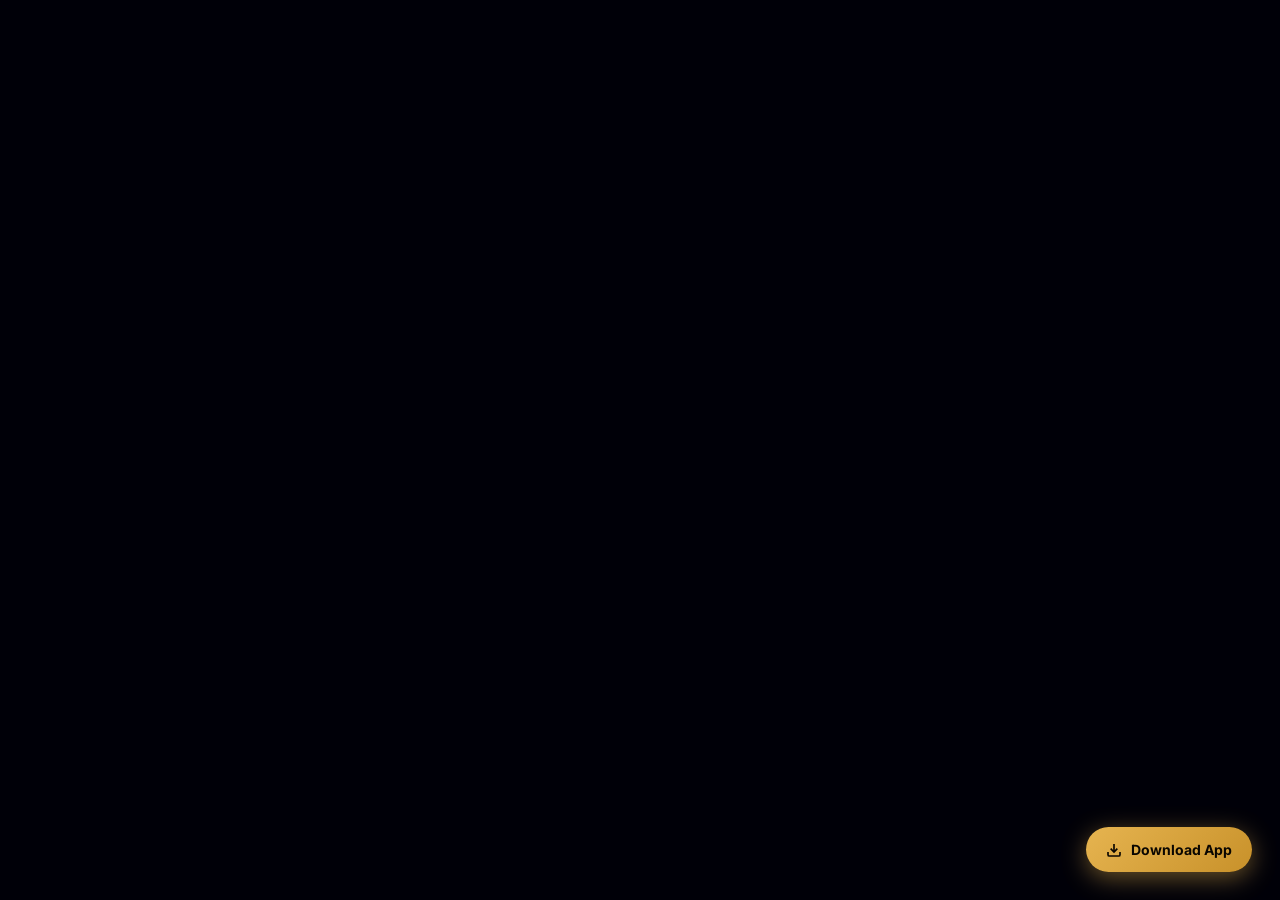
<file: index.html>
<!doctype html>
<html lang="en">
  <head>
    <meta charset="UTF-8" />
    <link rel="icon" type="image/svg+xml" href="/favicon.svg" />
    <link rel="shortcut icon" href="/favicon.svg" />
    <meta name="viewport" content="width=device-width, initial-scale=1.0" />
    <meta name="theme-color" content="#050B1A" />
    <meta name="description" content="BloomAI — Self-evolving AI trading intelligence. 10 AI decision engines, live MT5 integration, 500+ instruments, and institutional-grade analysis. Free for Windows." />
    <meta property="og:title" content="BloomAI — AI Trading Intelligence" />
    <meta property="og:description" content="Self-evolving AI trading intelligence with regime detection, probability engines, Kelly sizing, and meta-learning — all adapting after every trade outcome." />
    <meta property="og:type" content="website" />
    <meta property="og:image" content="/favicon.svg" />
    <meta name="twitter:card" content="summary" />
    <meta name="twitter:title" content="BloomAI — AI Trading Intelligence" />
    <meta name="twitter:description" content="10 self-evolving AI engines for institutional-grade trading intelligence." />
    <title>BloomAI — AI Trading Intelligence</title>
    <link rel="preconnect" href="https://fonts.googleapis.com" />
    <link rel="preconnect" href="https://fonts.gstatic.com" crossorigin />
    <link href="https://fonts.googleapis.com/css2?family=Inter:wght@300;400;500;600;700;800;900&family=JetBrains+Mono:wght@400;500;600;700&display=swap" rel="stylesheet" />
    <script type="module" crossorigin src="/assets/index-CAQ2_F7T.js"></script>
    <link rel="stylesheet" crossorigin href="/assets/index-DUj4P8rB.css">
  </head>
  <body>
    <div id="root"></div>
    <!-- Floating download button injected on all pages -->
    <a href="/download" id="dl-fab" style="position:fixed;bottom:28px;right:28px;z-index:9999;display:flex;align-items:center;gap:9px;background:linear-gradient(135deg,#e6b450,#c8912a);color:#0a0600;font-weight:700;font-size:14px;padding:12px 20px;border-radius:50px;text-decoration:none;box-shadow:0 6px 24px rgba(230,180,80,.45);transition:transform .15s,box-shadow .15s" onmouseover="this.style.transform='translateY(-2px)';this.style.boxShadow='0 10px 32px rgba(230,180,80,.55)'" onmouseout="this.style.transform='';this.style.boxShadow='0 6px 24px rgba(230,180,80,.45)'">
      <svg width="16" height="16" viewBox="0 0 24 24" fill="none" stroke="currentColor" stroke-width="2.5"><path d="M21 15v4a2 2 0 01-2 2H5a2 2 0 01-2-2v-4"/><polyline points="7,10 12,15 17,10"/><line x1="12" y1="15" x2="12" y2="3"/></svg>
      Download App
    </a>
  </body>
</html>
</file>
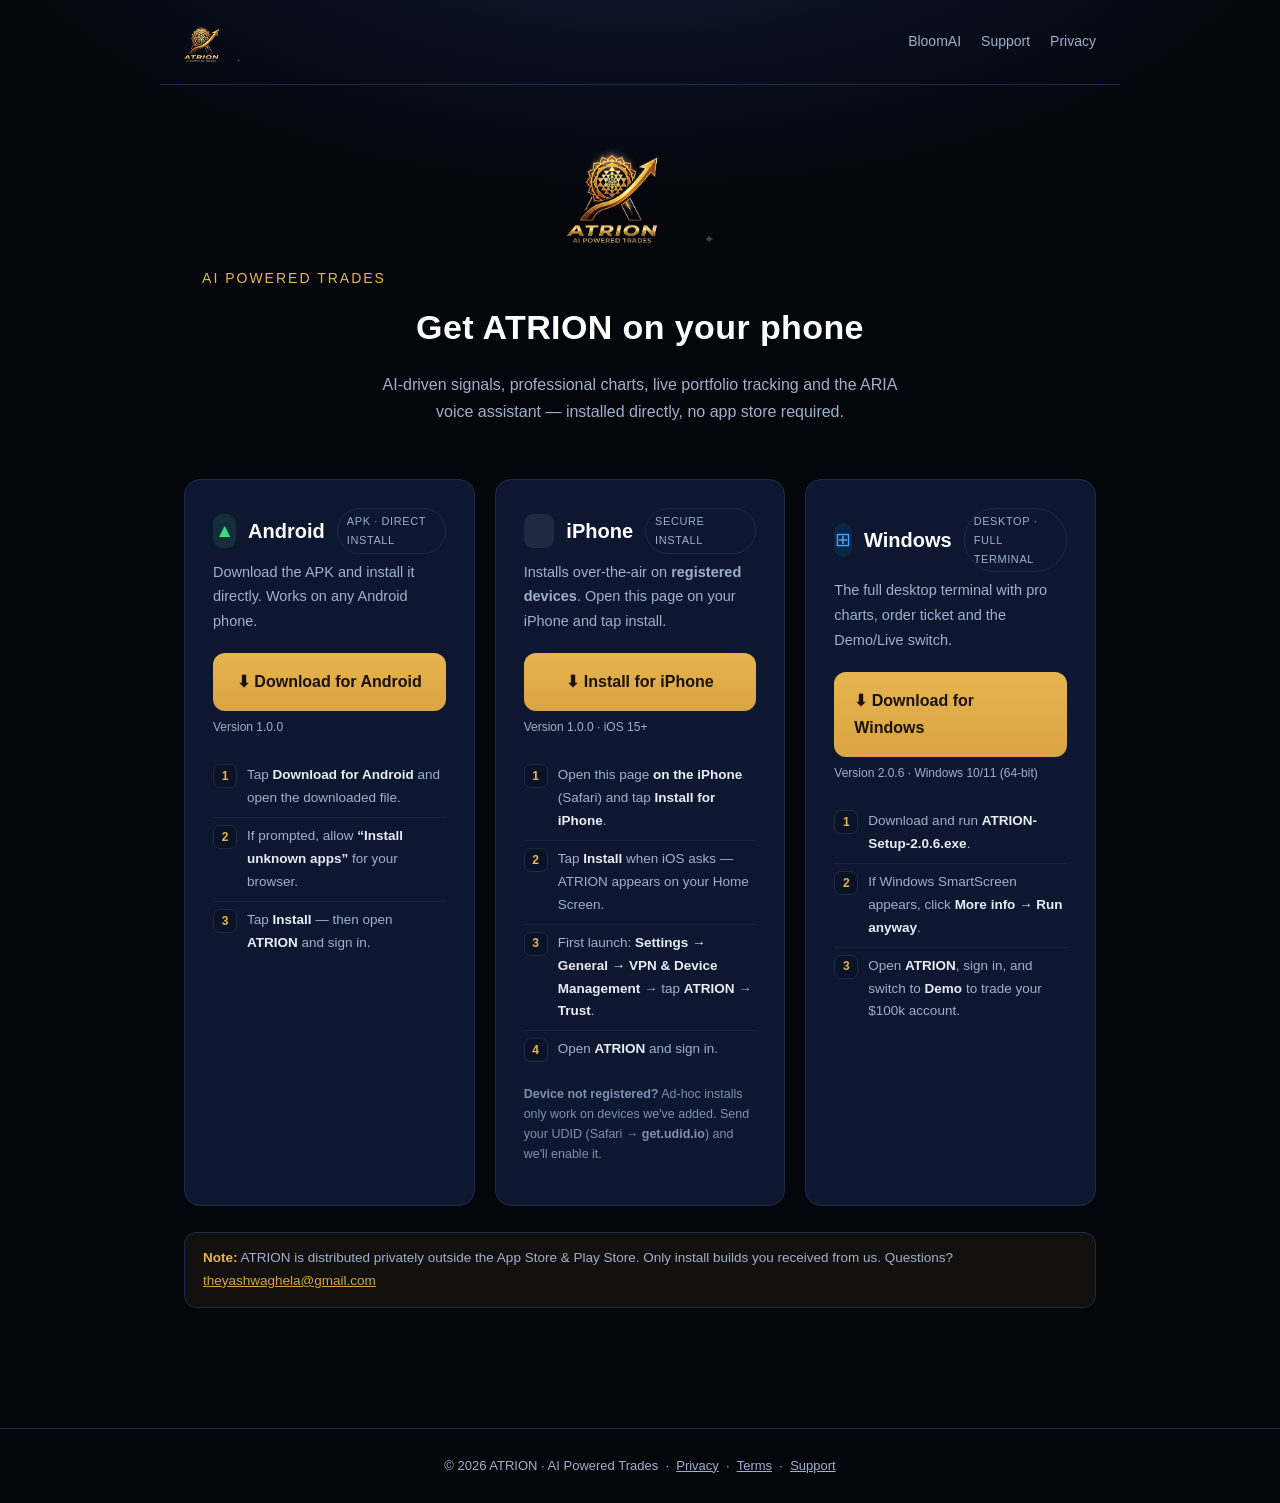
<file: atrion/index.html>
<!DOCTYPE html>
<html lang="en">
<head>
<meta charset="utf-8">
<meta name="viewport" content="width=device-width, initial-scale=1">
<title>Download ATRION — AI Powered Trades</title>
<meta name="description" content="Install ATRION on Android (APK) or iPhone (secure ad-hoc install). AI-powered trading terminal with live signals, pro charts and the ARIA voice assistant.">
<meta name="theme-color" content="#05060c">
<link rel="icon" href="icon.png">
<meta property="og:title" content="Download ATRION — AI Powered Trades">
<meta property="og:description" content="Install ATRION on Android or iPhone.">
<meta property="og:image" content="atrion-logo.png">
<style>
:root{
  --navy:#05060c; --navy2:#0b1224; --card:#0e1730; --line:#1e2a48;
  --gold:#e6b450; --gold2:#d9a441; --text:#e8ecf5; --muted:#9fb0cc;
  --green:#1eb980; --and:#3ddc84;
}
*{box-sizing:border-box}
html,body{margin:0;padding:0}
body{
  background:radial-gradient(1200px 600px at 50% -10%, #0e1c38 0%, var(--navy) 60%);
  color:var(--text); font:16px/1.7 -apple-system,BlinkMacSystemFont,"Segoe UI",Roboto,Helvetica,Arial,sans-serif;
  min-height:100vh;
}
a{color:var(--gold2)}
header.site{display:flex;align-items:center;gap:14px;padding:22px 24px;border-bottom:1px solid var(--line);max-width:960px;margin:0 auto}
header.site img{height:40px}
header.site .nav{margin-left:auto;display:flex;gap:20px}
header.site .nav a{color:var(--muted);text-decoration:none;font-size:14px}
header.site .nav a:hover{color:var(--gold)}
.hero{text-align:center;padding:54px 24px 20px}
.hero img{height:104px;margin-bottom:16px}
.hero h1{font-size:34px;margin:8px 0 4px;color:#fff;letter-spacing:.4px}
.hero .tag{color:var(--gold);font-size:14px;letter-spacing:2px;text-transform:uppercase;margin:0}
.hero p{color:var(--muted);max-width:540px;margin:14px auto 0}
.wrap{max-width:960px;margin:0 auto;padding:8px 24px 90px}
.grid{display:grid;grid-template-columns:repeat(auto-fit,minmax(270px,1fr));gap:20px;margin-top:26px}
@media(max-width:620px){.grid{grid-template-columns:1fr}}
.dot.win{background:rgba(0,120,215,.15);color:#4aa3ff}
.card{background:var(--card);border:1px solid var(--line);border-radius:16px;padding:28px;position:relative;overflow:hidden}
.card.highlight{border-color:var(--gold);box-shadow:0 0 0 1px rgba(230,180,80,.25),0 18px 50px -20px rgba(230,180,80,.35)}
.plat{display:flex;align-items:center;gap:12px;margin-bottom:6px}
.plat .os{font-size:20px;color:#fff;font-weight:700}
.pill{margin-left:auto;font-size:11px;letter-spacing:.6px;text-transform:uppercase;color:var(--muted);border:1px solid var(--line);padding:3px 9px;border-radius:999px}
.dot{width:34px;height:34px;border-radius:9px;display:flex;align-items:center;justify-content:center;font-size:19px}
.dot.and{background:rgba(61,220,132,.12);color:var(--and)}
.dot.ios{background:rgba(255,255,255,.08);color:#fff}
.card p.desc{color:var(--muted);font-size:14.5px;margin:6px 0 20px}
.btn{display:flex;align-items:center;justify-content:center;gap:10px;width:100%;padding:15px 20px;border-radius:12px;text-decoration:none;font-weight:700;font-size:16px;border:0;cursor:pointer}
.btn.gold{background:linear-gradient(180deg,var(--gold),var(--gold2));color:#1a1205}
.btn.gold:active{transform:translateY(1px)}
.btn.disabled{background:#12203c;color:#5f7098;border:1px solid var(--line);cursor:not-allowed;font-weight:600}
.steps{list-style:none;padding:0;margin:20px 0 0;counter-reset:s}
.steps li{counter-increment:s;position:relative;padding:7px 0 7px 34px;font-size:13.5px;color:var(--muted);border-top:1px solid rgba(30,42,72,.6)}
.steps li:first-child{border-top:0}
.steps li::before{content:counter(s);position:absolute;left:0;top:7px;width:22px;height:22px;border-radius:7px;background:#0a1226;border:1px solid var(--line);color:var(--gold);font-size:12px;font-weight:700;display:flex;align-items:center;justify-content:center}
.steps b{color:var(--text);font-weight:600}
.note{margin-top:16px;font-size:12.5px;color:#7f8fb0;line-height:1.6}
.ver{color:var(--muted);font-size:12px;margin-top:6px}
.banner{max-width:960px;margin:26px auto 0;padding:14px 18px;border:1px solid var(--line);border-radius:12px;background:rgba(230,180,80,.06);color:var(--muted);font-size:13.5px}
.banner b{color:var(--gold)}
footer{border-top:1px solid var(--line);color:var(--muted);font-size:13px;text-align:center;padding:26px;margin-top:30px}
footer a{color:var(--muted)}
</style>
</head>
<body>
<header class="site">
  <img src="atrion-logo.png" alt="ATRION">
  <nav class="nav">
    <a href="/">BloomAI</a>
    <a href="https://ynw1606.github.io/atrion-site/support.html">Support</a>
    <a href="https://ynw1606.github.io/atrion-site/privacy.html">Privacy</a>
  </nav>
</header>

<section class="hero">
  <img src="atrion-logo.png" alt="ATRION — AI Powered Trades">
  <p class="tag">AI Powered Trades</p>
  <h1>Get ATRION on your phone</h1>
  <p>AI-driven signals, professional charts, live portfolio tracking and the ARIA voice assistant — installed directly, no app store required.</p>
</section>

<div class="wrap">
  <div class="grid">

    <!-- ANDROID -->
    <div class="card" id="card-android">
      <div class="plat">
        <span class="dot and">▲</span>
        <span class="os">Android</span>
        <span class="pill">APK · Direct install</span>
      </div>
      <p class="desc">Download the APK and install it directly. Works on any Android phone.</p>
      <a class="btn gold" id="btn-android" href="ATRION.apk" download>⬇ Download for Android</a>
      <div class="ver" id="ver-android">Version 1.0.0</div>
      <ol class="steps">
        <li>Tap <b>Download for Android</b> and open the downloaded file.</li>
        <li>If prompted, allow <b>“Install unknown apps”</b> for your browser.</li>
        <li>Tap <b>Install</b> — then open <b>ATRION</b> and sign in.</li>
      </ol>
    </div>

    <!-- IOS -->
    <div class="card" id="card-ios">
      <div class="plat">
        <span class="dot ios"></span>
        <span class="os">iPhone</span>
        <span class="pill">Secure install</span>
      </div>
      <p class="desc">Installs over-the-air on <b>registered devices</b>. Open this page on your iPhone and tap install.</p>
      <a class="btn gold" id="btn-ios" href="itms-services://?action=download-manifest&amp;url=https://bloomai.technology/atrion/manifest.plist">⬇ Install for iPhone</a>
      <div class="ver" id="ver-ios">Version 1.0.0 · iOS 15+</div>
      <ol class="steps">
        <li>Open this page <b>on the iPhone</b> (Safari) and tap <b>Install for iPhone</b>.</li>
        <li>Tap <b>Install</b> when iOS asks — ATRION appears on your Home Screen.</li>
        <li>First launch: <b>Settings → General → VPN &amp; Device Management</b> → tap <b>ATRION</b> → <b>Trust</b>.</li>
        <li>Open <b>ATRION</b> and sign in.</li>
      </ol>
      <p class="note"><b>Device not registered?</b> Ad-hoc installs only work on devices we've added. Send your UDID (Safari → <b>get.udid.io</b>) and we'll enable it.</p>
    </div>

    <!-- WINDOWS -->
    <div class="card" id="card-win">
      <div class="plat">
        <span class="dot win">⊞</span>
        <span class="os">Windows</span>
        <span class="pill">Desktop · Full terminal</span>
      </div>
      <p class="desc">The full desktop terminal with pro charts, order ticket and the Demo/Live switch.</p>
      <a class="btn gold" id="btn-win" href="/get/atrion-win.html">⬇ Download for Windows</a>
      <div class="ver">Version 2.0.6 · Windows 10/11 (64-bit)</div>
      <ol class="steps">
        <li>Download and run <b>ATRION-Setup-2.0.6.exe</b>.</li>
        <li>If Windows SmartScreen appears, click <b>More info → Run anyway</b>.</li>
        <li>Open <b>ATRION</b>, sign in, and switch to <b>Demo</b> to trade your $100k account.</li>
      </ol>
    </div>

  </div>

  <div class="banner">
    <b>Note:</b> ATRION is distributed privately outside the App Store &amp; Play Store. Only install builds you received from us. Questions? <a href="mailto:theyashwaghela@gmail.com">theyashwaghela@gmail.com</a>
  </div>
</div>

<footer>
  © 2026 ATRION · AI Powered Trades &nbsp;·&nbsp;
  <a href="https://ynw1606.github.io/atrion-site/privacy.html">Privacy</a> &nbsp;·&nbsp;
  <a href="https://ynw1606.github.io/atrion-site/terms.html">Terms</a> &nbsp;·&nbsp;
  <a href="https://ynw1606.github.io/atrion-site/support.html">Support</a>
</footer>

<script>
// Highlight the card matching the visitor's platform.
(function(){
  var ua = navigator.userAgent || "";
  var isIOS = /iPad|iPhone|iPod/.test(ua) || (navigator.platform === 'MacIntel' && navigator.maxTouchPoints > 1);
  var isAndroid = /Android/.test(ua);
  if(isIOS){ document.getElementById('card-ios').classList.add('highlight'); }
  else if(isAndroid){ document.getElementById('card-android').classList.add('highlight'); }
  else if(/Win/.test(navigator.platform||navigator.userAgent)){ document.getElementById('card-win').classList.add('highlight'); }
})();
</script>
</body>
</html>
</file>
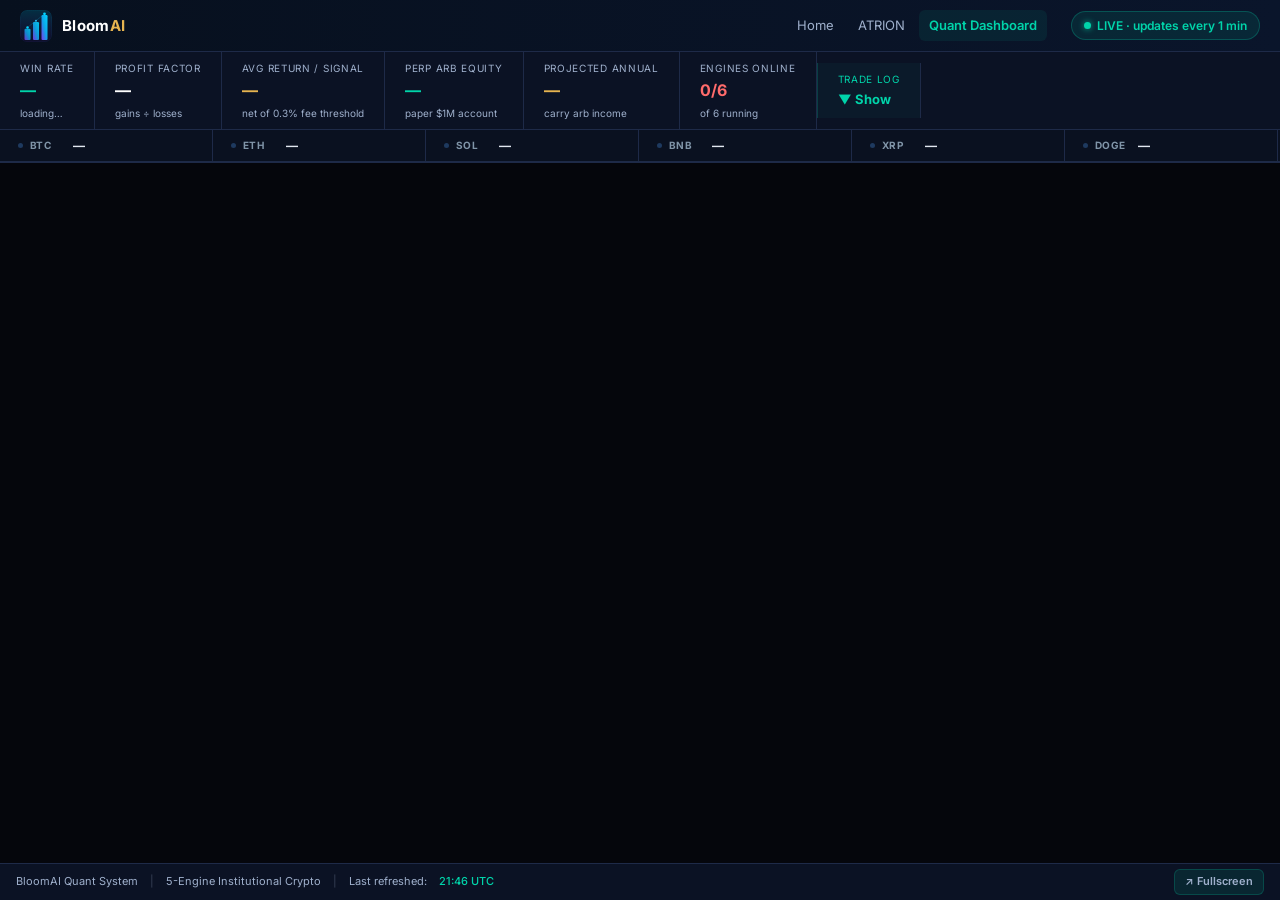
<file: quant/index.html>
<!DOCTYPE html>
<html lang="en">
<head>
<meta charset="utf-8">
<meta name="viewport" content="width=device-width, initial-scale=1">
<title>Quant Performance — BloomAI</title>
<meta name="description" content="Live institutional crypto quant system performance — 5-engine signal accuracy, perpetual carry arbitrage, real-time win rates and equity tracking.">
<meta name="theme-color" content="#05060c">
<link rel="icon" href="/favicon.svg">
<meta property="og:title" content="BloomAI Quant Performance Dashboard">
<meta property="og:description" content="Live signal accuracy, carry arb P&L, 5-engine quant system — updated every minute.">
<meta property="og:image" content="/favicon.svg">
<link rel="preconnect" href="https://fonts.googleapis.com">
<link rel="preconnect" href="https://fonts.gstatic.com" crossorigin>
<link href="https://fonts.googleapis.com/css2?family=Inter:wght@300;400;500;600;700;800&display=swap" rel="stylesheet">
<style>
:root{
  --navy:#05060c;
  --navy2:#0b1224;
  --card:#0e1730;
  --line:#1e2a48;
  --gold:#e6b450;
  --gold2:#d9a441;
  --green:#00d4aa;
  --text:#e8ecf5;
  --muted:#9fb0cc;
}
*{box-sizing:border-box;margin:0;padding:0}
html,body{height:100%;overflow:hidden}
body{
  background:var(--navy);
  color:var(--text);
  font:14px/1.6 'Inter',-apple-system,BlinkMacSystemFont,'Segoe UI',sans-serif;
  display:flex;
  flex-direction:column;
}

/* ── HEADER ─────────────────────────────────────────────── */
header{
  display:flex;align-items:center;gap:12px;
  padding:0 20px;height:52px;flex-shrink:0;
  border-bottom:1px solid var(--line);
  background:linear-gradient(90deg,#07101e,#0a152b);
}
.logo{display:flex;align-items:center;gap:10px;text-decoration:none}
.logo img{width:32px;height:32px;border-radius:7px}
.logo-text{font-size:15px;font-weight:700;color:#fff;letter-spacing:.3px}
.logo-text span{color:var(--gold)}
.nav-links{display:flex;align-items:center;gap:4px;margin-left:auto}
.nav-links a{
  color:var(--muted);text-decoration:none;font-size:13px;
  padding:5px 10px;border-radius:6px;transition:all .15s;
}
.nav-links a:hover{color:#fff;background:rgba(255,255,255,.06)}
.nav-links a.active{color:var(--green);background:rgba(0,212,170,.08);font-weight:600}
.live-pill{
  display:flex;align-items:center;gap:6px;
  background:rgba(0,212,170,.1);border:1px solid rgba(0,212,170,.25);
  border-radius:20px;padding:4px 12px;font-size:12px;
  color:var(--green);font-weight:600;margin-left:12px;
}
.live-dot{
  width:7px;height:7px;border-radius:50%;
  background:var(--green);
  box-shadow:0 0 6px rgba(0,212,170,.8);
  animation:pulse 2s infinite;
}
@keyframes pulse{0%,100%{opacity:1}50%{opacity:.4}}

/* ── STATS BAR ───────────────────────────────────────────── */
.stats-strip{
  display:flex;align-items:center;gap:0;flex-shrink:0;
  background:var(--navy2);border-bottom:1px solid var(--line);
  overflow-x:auto;white-space:nowrap;
}
.stats-strip::-webkit-scrollbar{height:3px}
.stats-strip::-webkit-scrollbar-track{background:transparent}
.stats-strip::-webkit-scrollbar-thumb{background:var(--line);border-radius:2px}
.stat-chip{
  display:flex;flex-direction:column;padding:8px 20px;
  border-right:1px solid var(--line);flex-shrink:0;
}
.stat-chip:last-child{border-right:none}
.stat-chip .lbl{font-size:10px;color:var(--muted);text-transform:uppercase;letter-spacing:.7px;margin-bottom:2px}
.stat-chip .val{font-size:16px;font-weight:700;color:#fff}
.stat-chip .val.green{color:var(--green)}
.stat-chip .val.gold{color:var(--gold)}
.stat-chip .val.red{color:#ff6b6b}
.stat-chip .sub{font-size:10px;color:var(--muted);margin-top:1px}

/* ── LIVE PRICE TICKER STRIP ─────────────────────────────── */
.price-ticker{
  display:flex;align-items:center;gap:0;
  background:#0a1120;border-bottom:1px solid var(--line);
  overflow-x:auto;white-space:nowrap;
  font-size:12px;
}
.price-ticker::-webkit-scrollbar{height:2px}
.price-ticker::-webkit-scrollbar-thumb{background:var(--line)}
.price-item{
  display:flex;align-items:center;gap:7px;
  padding:6px 18px;border-right:1px solid var(--line);
  flex-shrink:0;
}
.price-item:last-child{border-right:none}
.pi-sym{font-weight:700;color:#8095a8;font-size:10px;width:36px;letter-spacing:.4px}
.pi-price{font-weight:700;color:#e2e8f0;font-variant-numeric:tabular-nums;min-width:68px}
.pi-chg{font-size:10px;font-variant-numeric:tabular-nums;min-width:46px;text-align:right}
.pi-chg.up{color:var(--green)}
.pi-chg.dn{color:#ff6b6b}
.pi-dot{width:5px;height:5px;border-radius:50%;background:#1e3a5f;flex-shrink:0;transition:background .3s}
.pi-dot.flash{background:var(--green)}

/* ── TRADE LOG TOGGLE ────────────────────────────────────── */
.log-toggle-btn{
  display:flex;flex-direction:column;padding:8px 20px;
  border-right:1px solid var(--line);flex-shrink:0;
  cursor:pointer;user-select:none;
  border-left:1px solid rgba(0,212,170,.2);
  background:rgba(0,212,170,.04);
  transition:background .15s;
}
.log-toggle-btn:hover{background:rgba(0,212,170,.1)}
.log-toggle-btn .lbl{font-size:10px;color:var(--green);text-transform:uppercase;letter-spacing:.7px;margin-bottom:2px}
.log-toggle-btn .val{font-size:13px;font-weight:700;color:var(--green)}

/* ── TRADE DRAWER ────────────────────────────────────────── */
.trade-drawer{
  flex-shrink:0;max-height:0;overflow:hidden;
  transition:max-height .35s ease;
  background:var(--navy2);border-bottom:1px solid var(--line);
}
.trade-drawer.open{max-height:46vh}
.trade-drawer-inner{
  padding:10px 16px 12px;
  overflow-y:auto;max-height:46vh;
}
.trade-drawer-inner::-webkit-scrollbar{width:4px}
.trade-drawer-inner::-webkit-scrollbar-track{background:transparent}
.trade-drawer-inner::-webkit-scrollbar-thumb{background:var(--line);border-radius:2px}

/* day headers */
.td-day{
  display:flex;align-items:center;gap:10px;
  padding:7px 10px;margin-top:10px;
  background:linear-gradient(90deg,#0f1f38,#0d1526);
  border-radius:7px;border:1px solid rgba(0,212,170,.18);
  font-size:12px;
}
.td-day:first-child{margin-top:0}
.td-day-date{font-weight:700;color:#fff;min-width:98px;flex-shrink:0}
.td-day-badges{display:flex;gap:7px;flex-wrap:wrap}
.td-b{font-size:10px;font-weight:600;padding:1px 7px;border-radius:4px}
.td-b.td-total{background:rgba(255,255,255,.07);color:#c0cfe0}
.td-b.td-win{background:rgba(0,212,170,.12);color:#00d4aa;border:1px solid rgba(0,212,170,.25)}
.td-b.td-loss{background:rgba(255,107,107,.12);color:#ff6b6b;border:1px solid rgba(255,107,107,.25)}
.td-b.td-pend{background:rgba(255,255,255,.05);color:#8095a8}

/* signal rows */
.td-row{
  display:grid;
  grid-template-columns:46px 60px 50px 90px 36px 76px 54px;
  align-items:center;gap:8px;
  padding:5px 10px 5px 22px;border-radius:5px;font-size:11px;
  border-left:2px solid transparent;
}
.td-row:hover{background:rgba(255,255,255,.025)}
.td-win-row{border-left-color:rgba(0,212,170,.5)}
.td-loss-row{border-left-color:rgba(255,107,107,.5)}
.td-pend-row{border-left-color:rgba(128,149,168,.3)}
.td-time{color:var(--muted);font-family:monospace}
.td-sym{font-weight:700;font-size:12px;color:#fff}
.td-long{color:var(--green);font-weight:700}
.td-short{color:#ff6b6b;font-weight:700}
.td-score{color:var(--muted);font-family:monospace}
.td-tier{font-size:10px}
.td-oc-win{color:var(--green);font-weight:700}
.td-oc-loss{color:#ff6b6b;font-weight:700}
.td-oc-pend{color:var(--muted)}
.td-ret-pos{color:var(--green);font-weight:600;font-family:monospace}
.td-ret-neg{color:#ff6b6b;font-weight:600;font-family:monospace}
.td-ret-na{color:var(--muted);font-family:monospace}

@media(max-width:600px){
  .td-row{grid-template-columns:40px 1fr 46px 70px 46px}
  .td-score,.td-tier{display:none}
}

/* ── FRAME ───────────────────────────────────────────────── */
.frame-wrap{flex:1;position:relative;overflow:hidden}
iframe#dash{
  width:100%;height:100%;
  border:none;
  display:block;
}
.frame-loading{
  position:absolute;inset:0;display:flex;flex-direction:column;
  align-items:center;justify-content:center;
  background:var(--navy);gap:14px;
  transition:opacity .4s;
}
.frame-loading.hidden{opacity:0;pointer-events:none}
.spinner{
  width:36px;height:36px;border-radius:50%;
  border:3px solid var(--line);border-top-color:var(--green);
  animation:spin .8s linear infinite;
}
@keyframes spin{to{transform:rotate(360deg)}}
.frame-loading p{color:var(--muted);font-size:13px}

/* ── FOOTER BAR ─────────────────────────────────────────── */
.footer-bar{
  display:flex;align-items:center;gap:12px;flex-shrink:0;
  padding:5px 16px;background:var(--navy2);border-top:1px solid var(--line);
  font-size:11px;color:var(--muted);
}
.footer-bar a{color:var(--muted);text-decoration:none}
.footer-bar a:hover{color:var(--gold)}
.footer-bar .sep{opacity:.3}
#last-refresh{color:var(--green);font-weight:500}
.open-btn{
  margin-left:auto;display:flex;align-items:center;gap:6px;
  background:rgba(0,212,170,.1);border:1px solid rgba(0,212,170,.2);
  color:var(--green);border-radius:6px;padding:3px 10px;
  text-decoration:none;font-size:11px;font-weight:600;
  transition:all .15s;
}
.open-btn:hover{background:rgba(0,212,170,.2);color:var(--green)}

@media(max-width:600px){
  .nav-links a:not(.active){display:none}
  .stat-chip{padding:7px 14px}
  .stat-chip .val{font-size:14px}
}
</style>
</head>
<body>

<!-- HEADER -->
<header>
  <a href="/" class="logo">
    <img src="/favicon.svg" alt="BloomAI">
    <span class="logo-text">Bloom<span>AI</span></span>
  </a>
  <nav class="nav-links">
    <a href="/">Home</a>
    <a href="/atrion/">ATRION</a>
    <a href="/quant/" class="active">Quant Dashboard</a>
  </nav>
  <div class="live-pill">
    <span class="live-dot"></span>
    LIVE · updates every 1 min
  </div>
</header>

<!-- QUICK STATS STRIP (loaded from GitHub JSON) -->
<div class="stats-strip" id="statsStrip">
  <div class="stat-chip">
    <div class="lbl">Win Rate</div>
    <div class="val green" id="st-wr">—</div>
    <div class="sub" id="st-wr-sub">loading…</div>
  </div>
  <div class="stat-chip">
    <div class="lbl">Profit Factor</div>
    <div class="val" id="st-pf">—</div>
    <div class="sub">gains ÷ losses</div>
  </div>
  <div class="stat-chip">
    <div class="lbl">Avg Return / Signal</div>
    <div class="val gold" id="st-avg">—</div>
    <div class="sub">net of 0.3% fee threshold</div>
  </div>
  <div class="stat-chip">
    <div class="lbl">Perp Arb Equity</div>
    <div class="val green" id="st-eq">—</div>
    <div class="sub" id="st-eq-sub">paper $1M account</div>
  </div>
  <div class="stat-chip">
    <div class="lbl" id="st-ann-lbl">Projected Annual</div>
    <div class="val gold" id="st-ann">—</div>
    <div class="sub" id="st-ann-sub">carry arb income</div>
  </div>
  <div class="stat-chip">
    <div class="lbl">Engines Online</div>
    <div class="val" id="st-eng">—</div>
    <div class="sub">of 6 running</div>
  </div>
  <div class="log-toggle-btn" id="logToggleBtn" onclick="toggleTradeLog()">
    <div class="lbl">Trade Log</div>
    <div class="val" id="logToggleLabel">▼ Show</div>
  </div>
</div>

<!-- LIVE PRICE TICKER STRIP (updates every 3s from Bybit) -->
<div class="price-ticker" id="priceTicker">
  <div class="price-item" data-sym="BTCUSDT"><span class="pi-dot" id="pd-BTCUSDT"></span><span class="pi-sym">BTC</span><span class="pi-price" id="pp-BTCUSDT">—</span><span class="pi-chg" id="pc-BTCUSDT"></span></div>
  <div class="price-item" data-sym="ETHUSDT"><span class="pi-dot" id="pd-ETHUSDT"></span><span class="pi-sym">ETH</span><span class="pi-price" id="pp-ETHUSDT">—</span><span class="pi-chg" id="pc-ETHUSDT"></span></div>
  <div class="price-item" data-sym="SOLUSDT"><span class="pi-dot" id="pd-SOLUSDT"></span><span class="pi-sym">SOL</span><span class="pi-price" id="pp-SOLUSDT">—</span><span class="pi-chg" id="pc-SOLUSDT"></span></div>
  <div class="price-item" data-sym="BNBUSDT"><span class="pi-dot" id="pd-BNBUSDT"></span><span class="pi-sym">BNB</span><span class="pi-price" id="pp-BNBUSDT">—</span><span class="pi-chg" id="pc-BNBUSDT"></span></div>
  <div class="price-item" data-sym="XRPUSDT"><span class="pi-dot" id="pd-XRPUSDT"></span><span class="pi-sym">XRP</span><span class="pi-price" id="pp-XRPUSDT">—</span><span class="pi-chg" id="pc-XRPUSDT"></span></div>
  <div class="price-item" data-sym="DOGEUSDT"><span class="pi-dot" id="pd-DOGEUSDT"></span><span class="pi-sym">DOGE</span><span class="pi-price" id="pp-DOGEUSDT">—</span><span class="pi-chg" id="pc-DOGEUSDT"></span></div>
  <div class="price-item" data-sym="AVAXUSDT"><span class="pi-dot" id="pd-AVAXUSDT"></span><span class="pi-sym">AVAX</span><span class="pi-price" id="pp-AVAXUSDT">—</span><span class="pi-chg" id="pc-AVAXUSDT"></span></div>
  <div class="price-item" data-sym="DOTUSDT"><span class="pi-dot" id="pd-DOTUSDT"></span><span class="pi-sym">DOT</span><span class="pi-price" id="pp-DOTUSDT">—</span><span class="pi-chg" id="pc-DOTUSDT"></span></div>
  <div class="price-item" data-sym="ADAUSDT"><span class="pi-dot" id="pd-ADAUSDT"></span><span class="pi-sym">ADA</span><span class="pi-price" id="pp-ADAUSDT">—</span><span class="pi-chg" id="pc-ADAUSDT"></span></div>
  <div class="price-item" data-sym="SUIUSDT"><span class="pi-dot" id="pd-SUIUSDT"></span><span class="pi-sym">SUI</span><span class="pi-price" id="pp-SUIUSDT">—</span><span class="pi-chg" id="pc-SUIUSDT"></span></div>
</div>

<!-- TRADE LOG DRAWER -->
<div class="trade-drawer" id="tradeDrawer">
  <div class="trade-drawer-inner" id="tradeLogContent">
    <div style="color:var(--muted);font-size:12px;padding:8px 0">Loading trade history…</div>
  </div>
</div>

<!-- DASHBOARD IFRAME -->
<div class="frame-wrap">
  <div class="frame-loading" id="loader">
    <div class="spinner"></div>
    <p>Loading live dashboard…</p>
  </div>
  <iframe
    id="dash"
    src="https://ynw1606.github.io/UNIVERSAL_CRYPTO_ARB/"
    title="BloomAI Quant System Dashboard"
    loading="eager"
    allow="fullscreen"
    onload="(function(){var l=document.getElementById('loader');if(l){l.classList.add('hidden');setTimeout(function(){l.style.display='none'},450);}})()"
  ></iframe>
</div>

<!-- FOOTER BAR -->
<div class="footer-bar">
  <span>BloomAI Quant System</span>
  <span class="sep">|</span>
  <span>5-Engine Institutional Crypto</span>
  <span class="sep">|</span>
  Last refreshed: <span id="last-refresh">—</span>
  <a href="#" onclick="document.getElementById('dash').requestFullscreen&&document.getElementById('dash').requestFullscreen();return false;" class="open-btn">
    ↗ Fullscreen
  </a>
</div>

<script>
(function(){
  // ── IFRAME LOADING OVERLAY ──────────────────────────────────
  const iframe = document.getElementById('dash');
  const loader = document.getElementById('loader');

  function hideLoader(){
    loader.classList.add('hidden');
    // fully remove from layout after CSS transition (400ms)
    setTimeout(() => { loader.style.display = 'none'; }, 450);
  }

  // onload fires when iframe content loads; also catch via attribute
  iframe.addEventListener('load', hideLoader);
  // Aggressive fallback: hide after 2.5s regardless
  setTimeout(hideLoader, 2500);

  // Auto-refresh timestamp
  function stamp(){
    document.getElementById('last-refresh').textContent =
      new Date().toLocaleTimeString('en-GB',{hour:'2-digit',minute:'2-digit',timeZoneName:'short'});
  }
  stamp();
  setInterval(stamp, 60000);

  // Reload iframe every 60s so dashboard stays current
  setInterval(() => {
    loader.style.display = '';  // show briefly while reloading
    loader.classList.remove('hidden');
    iframe.src = iframe.src;
    stamp();
    setTimeout(hideLoader, 2500);
  }, 60000);

  // ── PULL QUICK STATS FROM GITHUB RAW JSON ──────────────────
  const BASE_MAIN   = 'https://raw.githubusercontent.com/YNW1606/UNIVERSAL_CRYPTO_ARB/main/accuracy_db/';
  const BASE_MASTER = 'https://raw.githubusercontent.com/YNW1606/UNIVERSAL_CRYPTO_ARB/master/accuracy_db/';

  async function tryFetch(path){
    try {
      const r = await fetch(BASE_MAIN + path + '?t=' + Date.now());
      if(r.ok) return r.json();
    } catch(e){}
    try {
      const r = await fetch(BASE_MASTER + path + '?t=' + Date.now());
      if(r.ok) return r.json();
    } catch(e){}
    return {};
  }

  async function loadStats(){
    try {
      const [scan, arb] = await Promise.all([
        tryFetch('latest_scan.json'),
        tryFetch('perp_arb.json'),
      ]);

      // ── Signal accuracy (from latest_scan.json accuracy block) ──
      const acc = scan.accuracy || {};
      if(acc.win_rate !== undefined){
        const wr = acc.win_rate;
        const wrEl = document.getElementById('st-wr');
        wrEl.textContent = wr.toFixed(1) + '%';
        wrEl.className = 'val ' + (wr >= 65 ? 'green' : wr >= 50 ? 'gold' : 'red');
        document.getElementById('st-wr-sub').textContent =
          (acc.wins||0) + ' wins / ' + (acc.resolved||0) + ' resolved';

        const pf = acc.profit_factor || 0;
        const pfEl = document.getElementById('st-pf');
        pfEl.textContent = (pf >= 999 ? '∞' : pf.toFixed(2)) + '×';
        pfEl.className = 'val ' + (pf >= 1.5 ? 'green' : pf >= 1.0 ? 'gold' : 'red');

        const avg = acc.avg_return || 0;
        const avgEl = document.getElementById('st-avg');
        avgEl.textContent = (avg >= 0 ? '+' : '') + avg.toFixed(3) + '%';
        avgEl.className = 'val ' + (avg > 0 ? 'gold' : 'red');
      }

      // ── Engines online ──
      const eng = scan.engines_online || 0;
      const engEl = document.getElementById('st-eng');
      engEl.textContent = eng + '/6';
      engEl.className = 'val ' + (eng >= 5 ? 'green' : eng >= 3 ? 'gold' : 'red');

      // ── Perp arb (from perp_arb.json) ──
      const eq       = arb.account_equity   || 0;
      const ann      = arb.proj_annual_pct  || 0;
      const start    = arb.starting_balance || 1000000;
      const nOpen    = arb.open_trades      || 0;
      const rpnl     = arb.realized_pnl     || 0;

      if(eq > 0){
        const retPct = ((eq - start) / start) * 100;

        const eqEl = document.getElementById('st-eq');
        eqEl.textContent = '$' + eq.toLocaleString('en-US',{maximumFractionDigits:0});
        eqEl.className   = 'val ' + (eq >= start ? 'green' : 'red');
        document.getElementById('st-eq-sub').textContent =
          (retPct >= 0 ? '+' : '') + retPct.toFixed(3) + '% return · $' + rpnl.toFixed(0) + ' realized';

        // Projected annual: show when positions open; show realized info otherwise
        const annLbl = document.getElementById('st-ann-lbl');
        const annEl  = document.getElementById('st-ann');
        const annSub = document.getElementById('st-ann-sub');
        if(ann > 0 && nOpen > 0){
          if(annLbl) annLbl.textContent = 'Projected Annual';
          annEl.textContent = ann.toFixed(1) + '%/yr';
          annEl.className = 'val gold';
          if(annSub) annSub.textContent = 'carry arb income · ' + nOpen + ' positions';
        } else {
          if(annLbl) annLbl.textContent = 'Arb P&L';
          annEl.textContent = (rpnl >= 0 ? '+$' : '-$') + Math.abs(rpnl).toLocaleString('en-US',{maximumFractionDigits:0});
          annEl.className = 'val ' + (rpnl >= 0 ? 'green' : 'red');
          if(annSub) annSub.textContent = 'realized · redeploying positions';
        }
      }

    } catch(e) { /* silently ignore if offline */ }
  }

  loadStats();
  setInterval(loadStats, 10000); // refresh stats every 10s

  // ── TRADE LOG DRAWER ──────────────────────────────────────
  let logLoaded = false;
  let logOpen   = false;

  window.toggleTradeLog = function(){
    logOpen = !logOpen;
    const drawer = document.getElementById('tradeDrawer');
    const label  = document.getElementById('logToggleLabel');
    if(logOpen){
      drawer.classList.add('open');
      label.textContent = '▲ Hide';
      if(!logLoaded){ loadTradeLog(); logLoaded = true; }
    } else {
      drawer.classList.remove('open');
      label.textContent = '▼ Show';
    }
  };

  async function loadTradeLog(){
    const el = document.getElementById('tradeLogContent');
    try {
      const data = await tryFetch('signals_history.json');
      const signals = data.signals || [];
      if(!signals.length){
        el.innerHTML = '<div style="color:var(--muted);font-size:12px;padding:8px 0">No signals logged yet.</div>';
        return;
      }

      // Group by UTC date (YYYY-MM-DD)
      const days = {};
      const dayOrder = [];
      for(const s of signals){
        const ts  = s.timestamp || '';
        const day = ts.includes('T') ? ts.slice(0,10) : ts.slice(0,10);
        if(!days[day]){ days[day] = []; dayOrder.push(day); }
        days[day].push(s);
      }

      let html = '';
      for(const day of dayOrder){
        const sigs     = days[day];
        const resolved = sigs.filter(s => s.outcome !== 'PENDING');
        const wins     = resolved.filter(s => s.outcome === 'WIN');
        const losses   = resolved.filter(s => s.outcome === 'LOSS');
        const pend     = sigs.filter(s => s.outcome === 'PENDING');
        const wr       = resolved.length ? (wins.length / resolved.length * 100) : 0;
        const rets     = resolved.map(s => s.return_pct || 0);
        const avg      = rets.length ? rets.reduce((a,b)=>a+b,0)/rets.length : 0;
        const wrColor  = wr >= 55 ? 'var(--green)' : (wr >= 45 ? 'var(--gold)' : '#ff6b6b');
        const avgColor = avg >= 0 ? 'var(--green)' : '#ff6b6b';

        const pendBadge = pend.length ? `<span class="td-b td-pend">${pend.length} pending</span>` : '';
        const wrBadge   = resolved.length ? `<span class="td-b" style="color:${wrColor}">${wr.toFixed(0)}% WR</span>` : '';
        const avgBadge  = resolved.length ? `<span class="td-b" style="color:${avgColor}">${avg>=0?'+':''}${avg.toFixed(2)}% avg</span>` : '';

        html += `<div class="td-day">
  <span class="td-day-date">📅 ${day}</span>
  <span class="td-day-badges">
    <span class="td-b td-total">${sigs.length} signals</span>
    <span class="td-b td-win">▲ ${wins.length} WIN</span>
    <span class="td-b td-loss">▼ ${losses.length} LOSS</span>
    ${pendBadge}${wrBadge}${avgBadge}
  </span>
</div>`;

        for(const s of sigs){
          const ts    = s.timestamp || '';
          const time  = ts.includes('T') ? ts.slice(11,16) : (ts.includes(' ') ? ts.split(' ')[1].slice(0,5) : ts.slice(11,16));
          const sym   = (s.symbol||'?').replace('USDT','');
          const dirn  = s.direction || '?';
          const sc    = s.score || 0;
          const oc    = s.outcome || 'PENDING';
          const ret   = s.return_pct;
          const dirCls = dirn === 'LONG' ? 'td-long' : 'td-short';
          const ocCls  = oc === 'WIN' ? 'td-oc-win' : (oc === 'LOSS' ? 'td-oc-loss' : 'td-oc-pend');
          const rowCls = oc === 'WIN' ? 'td-win-row' : (oc === 'LOSS' ? 'td-loss-row' : 'td-pend-row');
          const retStr = ret !== null && ret !== undefined ? (ret>=0?'+':'')+ret.toFixed(2)+'%' : '—';
          const retCls = ret===null||ret===undefined ? 'td-ret-na' : (ret>0?'td-ret-pos':'td-ret-neg');
          const tierMap = {PERFECT:'★★★',HIGH:'★★',MODERATE:'★',MONITORING:'○'};
          const tierTxt = tierMap[s.tier||''] || '';

          html += `<div class="td-row ${rowCls}">
  <span class="td-time">${time}</span>
  <span class="td-sym">${sym}</span>
  <span class="${dirCls}">${dirn}</span>
  <span class="td-tier">${tierTxt} ${s.tier||''}</span>
  <span class="td-score">${sc>=0?'+':''}${sc}</span>
  <span class="${ocCls}">${oc}</span>
  <span class="${retCls}">${retStr}</span>
</div>`;
        }
      }
      el.innerHTML = html;
    } catch(e) {
      el.innerHTML = '<div style="color:var(--muted);font-size:12px;padding:8px 0">Could not load trade history.</div>';
    }
  }
})();

// ── LIVE PRICE TICKER ───────────────────────────────────────
(function(){
  const SYMS = ['BTCUSDT','ETHUSDT','SOLUSDT','BNBUSDT','XRPUSDT','DOGEUSDT','AVAXUSDT','DOTUSDT','ADAUSDT','SUIUSDT'];
  let prevPrices = {};
  let fetching = false;

  function fmtPrice(p){
    if(p >= 10000) return '$' + p.toLocaleString('en-US',{maximumFractionDigits:0});
    if(p >= 100)   return '$' + p.toLocaleString('en-US',{maximumFractionDigits:2});
    if(p >= 1)     return '$' + p.toFixed(4);
    return '$' + p.toFixed(5);
  }

  async function fetchTicker(){
    if(fetching) return;
    fetching = true;
    try {
      const r = await fetch('https://api.bybit.com/v5/market/tickers?category=linear');
      if(!r.ok) return;
      const data = await r.json();
      const list = data?.result?.list || [];
      const map = {};
      for(const t of list) map[t.symbol] = t;

      for(const sym of SYMS){
        const t = map[sym];
        if(!t) continue;
        const price = parseFloat(t.lastPrice);
        const chg   = parseFloat(t.price24hPcnt) * 100;
        const prev  = prevPrices[sym];

        const pEl = document.getElementById('pp-' + sym);
        const cEl = document.getElementById('pc-' + sym);
        const dEl = document.getElementById('pd-' + sym);

        if(pEl){
          pEl.textContent = fmtPrice(price);
          // Flash dot on price change
          if(prev !== undefined && prev !== price && dEl){
            dEl.classList.add('flash');
            setTimeout(()=>dEl.classList.remove('flash'), 600);
          }
        }
        if(cEl){
          cEl.textContent = (chg >= 0 ? '+' : '') + chg.toFixed(2) + '%';
          cEl.className = 'pi-chg ' + (chg >= 0 ? 'up' : 'dn');
        }
        prevPrices[sym] = price;
      }
    } catch(e){}
    fetching = false;
  }

  fetchTicker();
  setInterval(fetchTicker, 3000);
})();
</script>
</body>
</html>
</file>
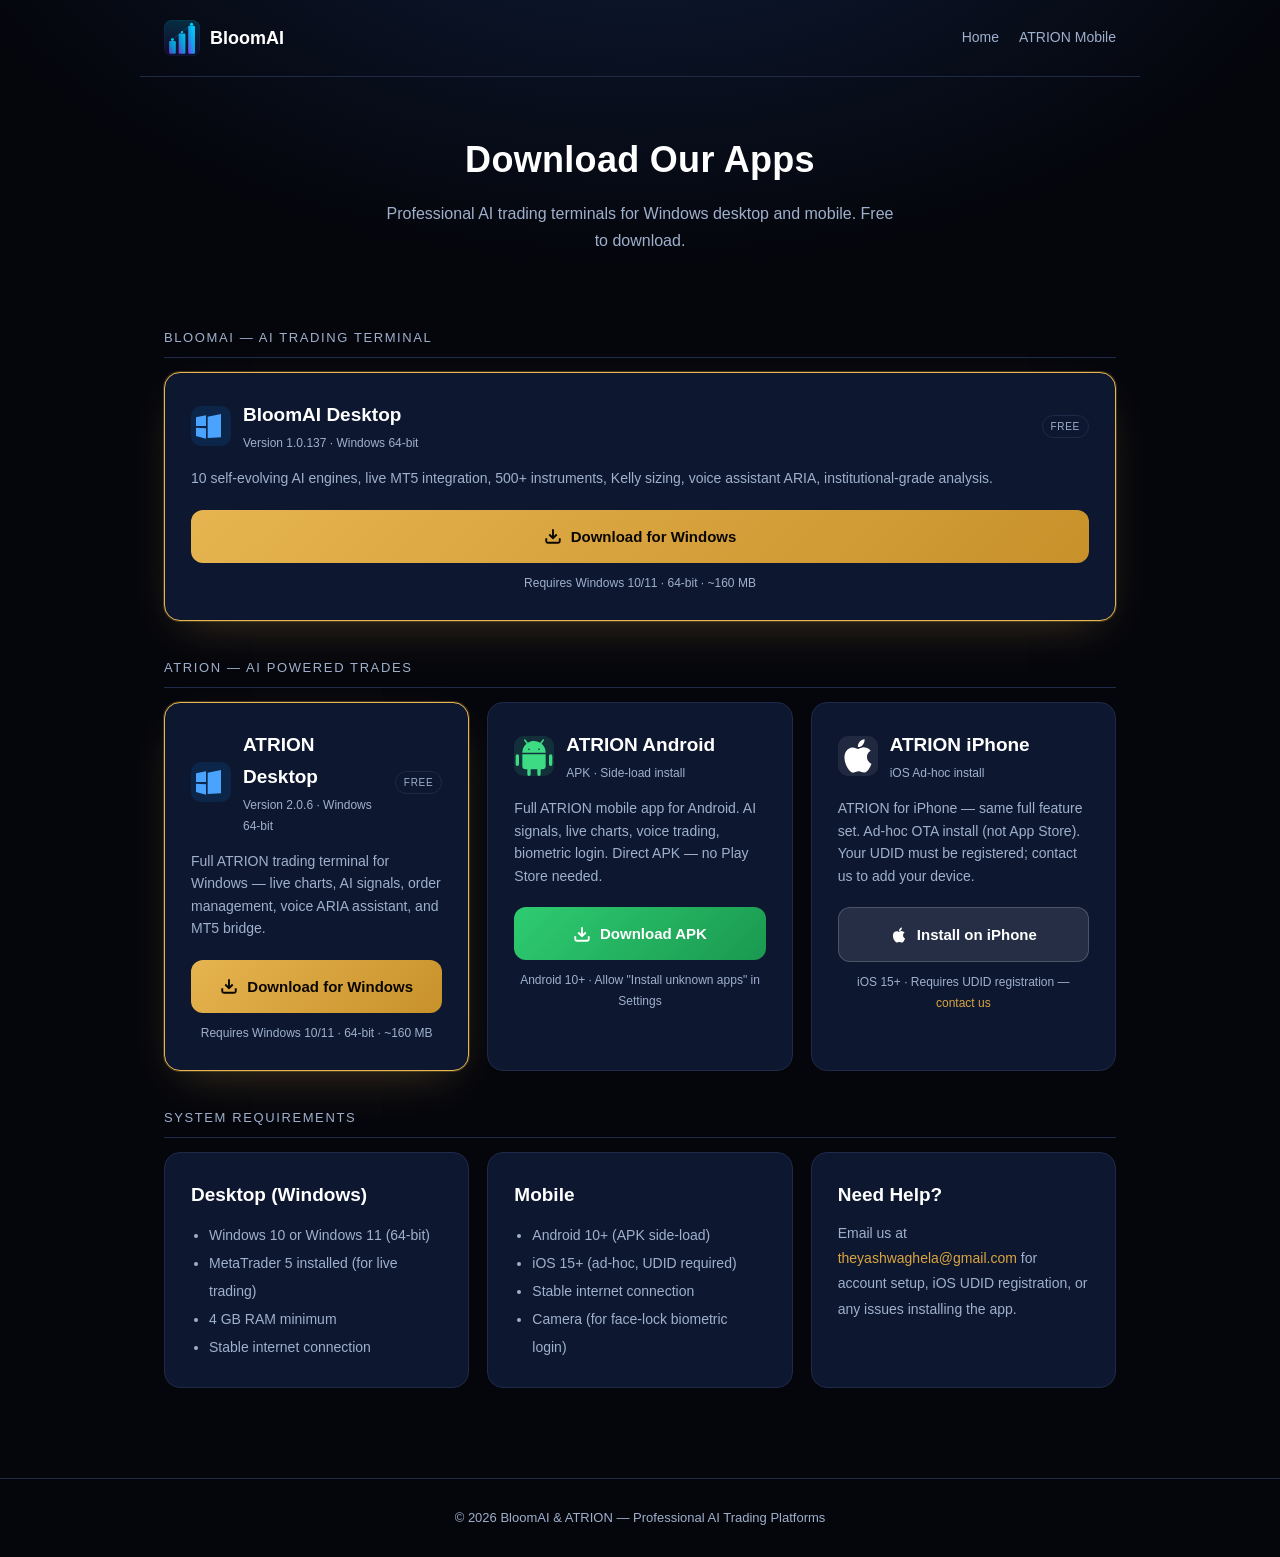
<file: download.html>
<!DOCTYPE html>
<html lang="en">
<head>
<meta charset="utf-8">
<meta name="viewport" content="width=device-width, initial-scale=1">
<title>Download — BloomAI &amp; ATRION</title>
<meta name="description" content="Download BloomAI AI Trading Terminal for Windows, or ATRION for Windows, Android and iPhone.">
<meta name="theme-color" content="#05060c">
<link rel="icon" href="/favicon.svg">
<style>
:root{
  --navy:#05060c; --navy2:#0b1224; --card:#0e1730; --line:#1e2a48;
  --gold:#e6b450; --gold2:#d9a441; --text:#e8ecf5; --muted:#9fb0cc;
  --green:#1eb980; --blue:#4aa3ff;
}
*{box-sizing:border-box;margin:0;padding:0}
html,body{background:radial-gradient(1200px 700px at 50% -10%, #0e1c38 0%, var(--navy) 60%);color:var(--text);font:16px/1.7 -apple-system,BlinkMacSystemFont,"Segoe UI",Roboto,sans-serif;min-height:100vh}
a{color:var(--gold2);text-decoration:none}
header{display:flex;align-items:center;gap:14px;padding:20px 24px;border-bottom:1px solid var(--line);max-width:1000px;margin:0 auto}
header .logo{display:flex;align-items:center;gap:10px;text-decoration:none}
header img{height:36px}
header .brand{font-size:18px;font-weight:700;color:#fff}
header .nav{margin-left:auto;display:flex;gap:20px}
header .nav a{color:var(--muted);font-size:14px}
header .nav a:hover{color:var(--gold)}
.hero{text-align:center;padding:52px 24px 36px}
.hero h1{font-size:36px;font-weight:800;color:#fff;letter-spacing:.3px;margin-bottom:10px}
.hero p{color:var(--muted);max-width:520px;margin:0 auto;font-size:16px}
.wrap{max-width:1000px;margin:0 auto;padding:0 24px 90px}
.section-title{font-size:13px;letter-spacing:1.6px;text-transform:uppercase;color:var(--muted);margin:36px 0 14px;padding-bottom:8px;border-bottom:1px solid var(--line)}
.grid{display:grid;grid-template-columns:repeat(auto-fit,minmax(280px,1fr));gap:18px}
.card{background:var(--card);border:1px solid var(--line);border-radius:16px;padding:26px;position:relative;overflow:hidden}
.card.highlight{border-color:var(--gold);box-shadow:0 0 0 1px rgba(230,180,80,.22),0 16px 46px -18px rgba(230,180,80,.30)}
.card-head{display:flex;align-items:center;gap:12px;margin-bottom:4px}
.icon{width:40px;height:40px;border-radius:10px;display:flex;align-items:center;justify-content:center;font-size:20px;flex-shrink:0}
.icon.win{background:rgba(0,120,215,.15);color:#4aa3ff}
.icon.and{background:rgba(61,220,132,.12);color:#3ddc84}
.icon.ios{background:rgba(255,255,255,.08);color:#fff}
.card-name{font-size:19px;font-weight:700;color:#fff}
.card-ver{font-size:12px;color:var(--muted);margin-top:2px}
.badge{font-size:10px;letter-spacing:.7px;text-transform:uppercase;border:1px solid var(--line);color:var(--muted);padding:2px 8px;border-radius:999px;margin-left:auto}
.desc{color:var(--muted);font-size:14px;margin:14px 0 20px;line-height:1.6}
.btn{display:flex;align-items:center;justify-content:center;gap:9px;width:100%;padding:14px 20px;border-radius:12px;font-weight:700;font-size:15px;border:0;cursor:pointer;text-decoration:none;transition:filter .15s}
.btn:hover{filter:brightness(1.1)}
.btn.primary{background:linear-gradient(135deg,#e6b450,#c8912a);color:#0a0600}
.btn.secondary{background:rgba(255,255,255,.07);color:#fff;border:1px solid var(--line)}
.btn.android{background:linear-gradient(135deg,#2ecc71,#1a9950);color:#fff}
.btn.ios{background:rgba(255,255,255,.1);color:#fff;border:1px solid rgba(255,255,255,.18)}
.btn svg{width:18px;height:18px;flex-shrink:0}
.note{font-size:12px;color:var(--muted);text-align:center;margin-top:10px}
.spinner{display:none;width:16px;height:16px;border:2px solid rgba(255,255,255,.3);border-top-color:#fff;border-radius:50%;animation:spin .6s linear infinite;margin-left:6px}
@keyframes spin{to{transform:rotate(360deg)}}
footer{text-align:center;padding:28px;color:var(--muted);font-size:13px;border-top:1px solid var(--line)}
</style>
</head>
<body>
<header>
  <a class="logo" href="/">
    <img src="/favicon.svg" alt="BloomAI">
    <span class="brand">BloomAI</span>
  </a>
  <nav class="nav">
    <a href="/">Home</a>
    <a href="/atrion/">ATRION Mobile</a>
  </nav>
</header>

<div class="hero">
  <h1>Download Our Apps</h1>
  <p>Professional AI trading terminals for Windows desktop and mobile. Free to download.</p>
</div>

<div class="wrap">

  <!-- BloomAI Desktop -->
  <div class="section-title">BloomAI — AI Trading Terminal</div>
  <div class="grid">
    <div class="card highlight">
      <div class="card-head">
        <div class="icon win">
          <svg viewBox="0 0 24 24" fill="currentColor"><path d="M3 12V6.75l6-1.25v6.5L3 12zm0 1l6 .313v6.312L3 18V13zm7-6.5l8-1.75V12H10V6.5zm0 5.5h8v6.75L10 19.25V12z"/></svg>
        </div>
        <div>
          <div class="card-name">BloomAI Desktop</div>
          <div class="card-ver" id="bloomai-ver">Version 1.0.137 · Windows 64-bit</div>
        </div>
        <span class="badge">FREE</span>
      </div>
      <p class="desc">10 self-evolving AI engines, live MT5 integration, 500+ instruments, Kelly sizing, voice assistant ARIA, institutional-grade analysis.</p>
      <a id="bloomai-btn" class="btn primary" href="/get/bloomai-win.html">
        <svg viewBox="0 0 24 24" fill="none" stroke="currentColor" stroke-width="2.5"><path d="M21 15v4a2 2 0 01-2 2H5a2 2 0 01-2-2v-4"/><polyline points="7,10 12,15 17,10"/><line x1="12" y1="15" x2="12" y2="3"/></svg>
        Download for Windows
      </a>
      <div class="note">Requires Windows 10/11 · 64-bit · ~160 MB</div>
    </div>
  </div>

  <!-- ATRION Desktop + Mobile -->
  <div class="section-title">ATRION — AI Powered Trades</div>
  <div class="grid">
    <div class="card highlight">
      <div class="card-head">
        <div class="icon win">
          <svg viewBox="0 0 24 24" fill="currentColor"><path d="M3 12V6.75l6-1.25v6.5L3 12zm0 1l6 .313v6.312L3 18V13zm7-6.5l8-1.75V12H10V6.5zm0 5.5h8v6.75L10 19.25V12z"/></svg>
        </div>
        <div>
          <div class="card-name">ATRION Desktop</div>
          <div class="card-ver" id="atrion-win-ver">Version 2.0.6 · Windows 64-bit</div>
        </div>
        <span class="badge">FREE</span>
      </div>
      <p class="desc">Full ATRION trading terminal for Windows — live charts, AI signals, order management, voice ARIA assistant, and MT5 bridge.</p>
      <a id="atrion-win-btn" class="btn primary" href="/get/atrion-win.html">
        <svg viewBox="0 0 24 24" fill="none" stroke="currentColor" stroke-width="2.5"><path d="M21 15v4a2 2 0 01-2 2H5a2 2 0 01-2-2v-4"/><polyline points="7,10 12,15 17,10"/><line x1="12" y1="15" x2="12" y2="3"/></svg>
        Download for Windows
      </a>
      <div class="note">Requires Windows 10/11 · 64-bit · ~160 MB</div>
    </div>

    <div class="card">
      <div class="card-head">
        <div class="icon and">
          <svg viewBox="0 0 24 24" fill="currentColor"><path d="M17.523 2.001a.498.498 0 00-.398.199l-1.398 1.898A6.956 6.956 0 0012 3c-1.348 0-2.606.381-3.667 1.034L6.875 2.2A.498.498 0 006.08 2.1a.5.5 0 00.1.7l1.33 1.808A6.98 6.98 0 005 10h14a6.98 6.98 0 00-2.51-5.392L17.82 2.8a.5.5 0 00-.297-.799zM9 7.5a.5.5 0 110 1 .5.5 0 010-1zm6 0a.5.5 0 110 1 .5.5 0 010-1zM5 11v7a2 2 0 002 2h1v3a1 1 0 002 0v-3h4v3a1 1 0 002 0v-3h1a2 2 0 002-2v-7H5zM2 11a1 1 0 00-1 1v5a1 1 0 002 0v-5a1 1 0 00-1-1zm20 0a1 1 0 00-1 1v5a1 1 0 002 0v-5a1 1 0 00-1-1z"/></svg>
        </div>
        <div>
          <div class="card-name">ATRION Android</div>
          <div class="card-ver">APK · Side-load install</div>
        </div>
      </div>
      <p class="desc">Full ATRION mobile app for Android. AI signals, live charts, voice trading, biometric login. Direct APK — no Play Store needed.</p>
      <a class="btn android" href="/atrion/ATRION.apk">
        <svg viewBox="0 0 24 24" fill="none" stroke="currentColor" stroke-width="2.5"><path d="M21 15v4a2 2 0 01-2 2H5a2 2 0 01-2-2v-4"/><polyline points="7,10 12,15 17,10"/><line x1="12" y1="15" x2="12" y2="3"/></svg>
        Download APK
      </a>
      <div class="note">Android 10+ · Allow "Install unknown apps" in Settings</div>
    </div>

    <div class="card">
      <div class="card-head">
        <div class="icon ios">
          <svg viewBox="0 0 24 24" fill="currentColor"><path d="M18.71 19.5c-.83 1.24-1.71 2.45-3.05 2.47-1.34.03-1.77-.79-3.29-.79-1.53 0-2 .77-3.27.82-1.31.05-2.3-1.32-3.14-2.53C4.25 17 2.94 12.45 4.7 9.39c.87-1.52 2.43-2.48 4.12-2.51 1.28-.02 2.5.87 3.29.87.78 0 2.26-1.07 3.8-.91.65.03 2.47.26 3.64 1.98-.09.06-2.17 1.28-2.15 3.81.03 3.02 2.65 4.03 2.68 4.04-.03.07-.42 1.44-1.38 2.83M13 3.5c.73-.83 1.94-1.46 2.94-1.5.13 1.17-.34 2.35-1.04 3.19-.69.85-1.83 1.51-2.95 1.42-.15-1.15.41-2.35 1.05-3.11z"/></svg>
        </div>
        <div>
          <div class="card-name">ATRION iPhone</div>
          <div class="card-ver">iOS Ad-hoc install</div>
        </div>
      </div>
      <p class="desc">ATRION for iPhone — same full feature set. Ad-hoc OTA install (not App Store). Your UDID must be registered; contact us to add your device.</p>
      <a class="btn ios" href="/atrion/">
        <svg viewBox="0 0 24 24" fill="currentColor"><path d="M18.71 19.5c-.83 1.24-1.71 2.45-3.05 2.47-1.34.03-1.77-.79-3.29-.79-1.53 0-2 .77-3.27.82-1.31.05-2.3-1.32-3.14-2.53C4.25 17 2.94 12.45 4.7 9.39c.87-1.52 2.43-2.48 4.12-2.51 1.28-.02 2.5.87 3.29.87.78 0 2.26-1.07 3.8-.91.65.03 2.47.26 3.64 1.98-.09.06-2.17 1.28-2.15 3.81.03 3.02 2.65 4.03 2.68 4.04-.03.07-.42 1.44-1.38 2.83M13 3.5c.73-.83 1.94-1.46 2.94-1.5.13 1.17-.34 2.35-1.04 3.19-.69.85-1.83 1.51-2.95 1.42-.15-1.15.41-2.35 1.05-3.11z"/></svg>
        Install on iPhone
      </a>
      <div class="note">iOS 15+ · Requires UDID registration — <a href="mailto:theyashwaghela@gmail.com">contact us</a></div>
    </div>
  </div>

  <!-- Requirements -->
  <div class="section-title">System Requirements</div>
  <div class="grid">
    <div class="card">
      <div class="card-name" style="color:#fff;margin-bottom:10px">Desktop (Windows)</div>
      <ul style="color:var(--muted);font-size:14px;padding-left:18px;line-height:2">
        <li>Windows 10 or Windows 11 (64-bit)</li>
        <li>MetaTrader 5 installed (for live trading)</li>
        <li>4 GB RAM minimum</li>
        <li>Stable internet connection</li>
      </ul>
    </div>
    <div class="card">
      <div class="card-name" style="color:#fff;margin-bottom:10px">Mobile</div>
      <ul style="color:var(--muted);font-size:14px;padding-left:18px;line-height:2">
        <li>Android 10+ (APK side-load)</li>
        <li>iOS 15+ (ad-hoc, UDID required)</li>
        <li>Stable internet connection</li>
        <li>Camera (for face-lock biometric login)</li>
      </ul>
    </div>
    <div class="card">
      <div class="card-name" style="color:#fff;margin-bottom:10px">Need Help?</div>
      <p style="color:var(--muted);font-size:14px;line-height:1.8">Email us at <a href="mailto:theyashwaghela@gmail.com">theyashwaghela@gmail.com</a> for account setup, iOS UDID registration, or any issues installing the app.</p>
    </div>
  </div>

</div>

<footer>
  &copy; 2026 BloomAI &amp; ATRION — Professional AI Trading Platforms
</footer>

<script>
// Version labels fetched from GitHub (display only — does not change download link)
async function loadVersionLabels() {
  try {
    const [bRes, aRes] = await Promise.all([
      fetch('https://api.github.com/repos/YNW1606/bloomai-releases/releases?per_page=10'),
      fetch('https://api.github.com/repos/YNW1606/atrion-releases/releases?per_page=10')
    ]);
    if (bRes.ok) {
      const rels = await bRes.json();
      for (const r of rels) {
        if ((r.assets||[]).find(a => a.name.endsWith('.exe') && !a.name.endsWith('.blockmap'))) {
          document.getElementById('bloomai-ver').textContent = 'Version ' + r.tag_name + ' · Windows 64-bit';
          break;
        }
      }
    }
    if (aRes.ok) {
      const rels = await aRes.json();
      for (const r of rels) {
        if ((r.assets||[]).find(a => a.name.endsWith('.exe') && !a.name.endsWith('.blockmap'))) {
          document.getElementById('atrion-win-ver').textContent = 'Version ' + r.tag_name + ' · Windows 64-bit';
          break;
        }
      }
    }
  } catch(e) {}
}
loadVersionLabels();
</script>
</body>
</html>
</file>
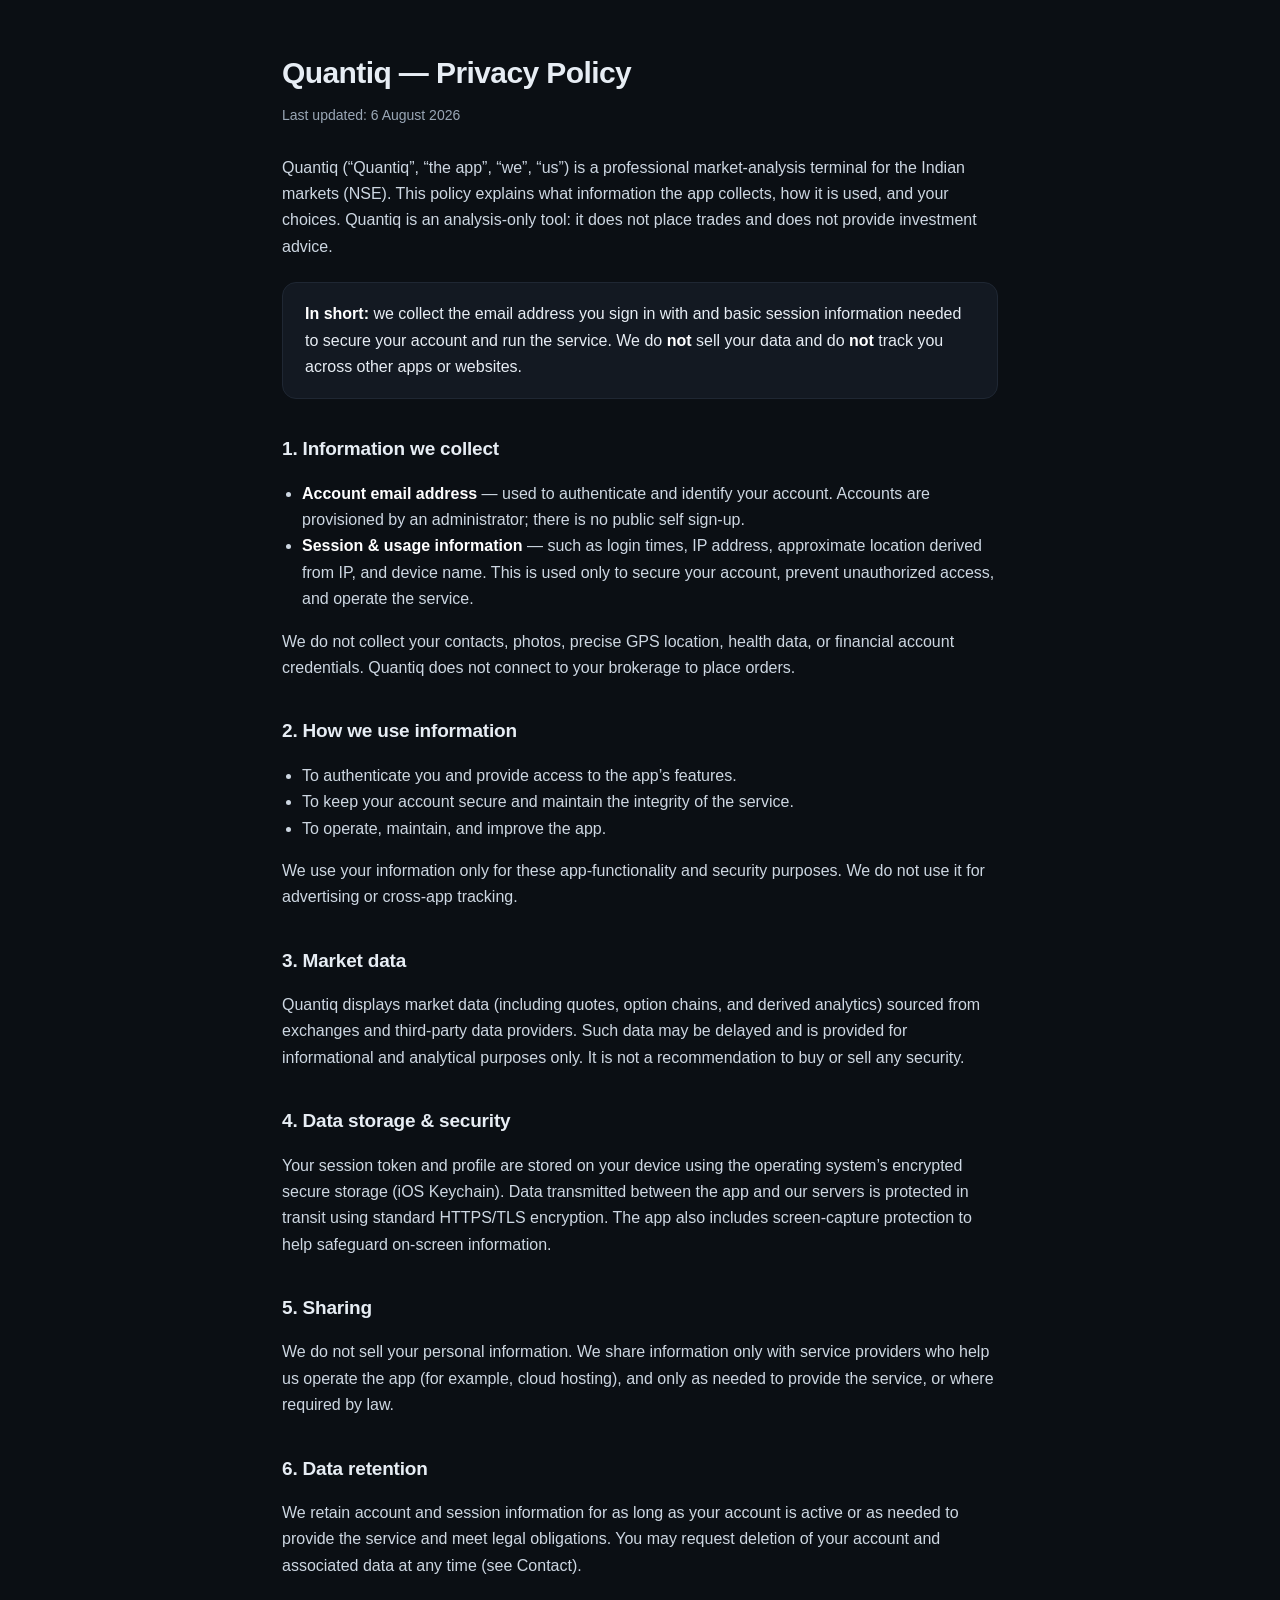
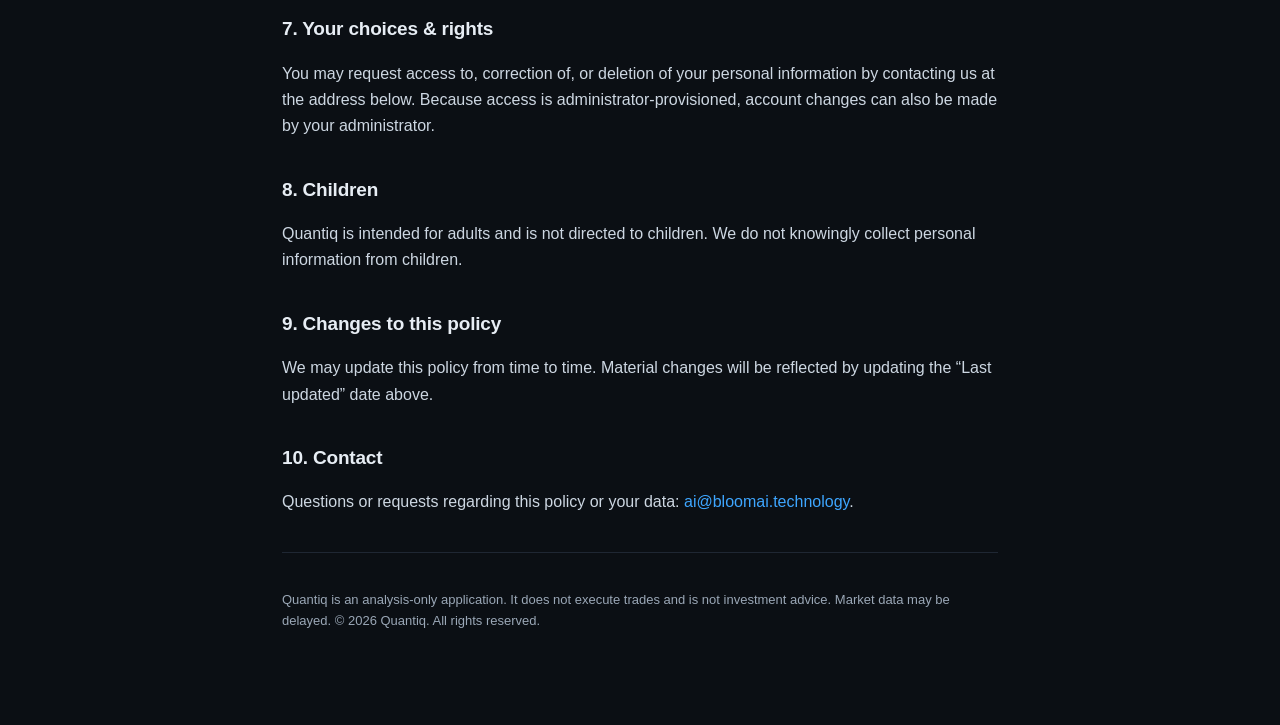
<file: quantiq-privacy.html>
<!DOCTYPE html>
<html lang="en">
<head>
<meta charset="utf-8" />
<meta name="viewport" content="width=device-width, initial-scale=1" />
<title>Quantiq — Privacy Policy</title>
<style>
  :root { --bg:#0B0F14; --card:#131922; --line:#1f2733; --text:#e7edf4; --muted:#9aa7b6; --accent:#3ea6ff; }
  * { box-sizing:border-box; }
  body { margin:0; background:var(--bg); color:var(--text);
         font:16px/1.65 -apple-system,BlinkMacSystemFont,"Segoe UI",Roboto,Helvetica,Arial,sans-serif; }
  .wrap { max-width:760px; margin:0 auto; padding:48px 22px 80px; }
  h1 { font-size:30px; margin:0 0 6px; letter-spacing:-.02em; }
  h2 { font-size:19px; margin:34px 0 10px; letter-spacing:-.01em; }
  .meta { color:var(--muted); font-size:14px; margin-bottom:28px; }
  p, li { color:#cdd7e2; }
  a { color:var(--accent); text-decoration:none; }
  a:hover { text-decoration:underline; }
  .card { background:var(--card); border:1px solid var(--line); border-radius:14px; padding:18px 22px; margin:22px 0; }
  ul { padding-left:20px; }
  hr { border:none; border-top:1px solid var(--line); margin:36px 0; }
  .foot { color:var(--muted); font-size:13px; }
  strong { color:#fff; }
</style>
</head>
<body>
  <div class="wrap">
    <h1>Quantiq — Privacy Policy</h1>
    <div class="meta">Last updated: 6 August 2026</div>

    <p>Quantiq (“Quantiq”, “the app”, “we”, “us”) is a professional market-analysis
    terminal for the Indian markets (NSE). This policy explains what information the
    app collects, how it is used, and your choices. Quantiq is an analysis-only tool:
    it does not place trades and does not provide investment advice.</p>

    <div class="card">
      <strong>In short:</strong> we collect the email address you sign in with and
      basic session information needed to secure your account and run the service.
      We do <strong>not</strong> sell your data and do <strong>not</strong> track you
      across other apps or websites.
    </div>

    <h2>1. Information we collect</h2>
    <ul>
      <li><strong>Account email address</strong> — used to authenticate and identify
      your account. Accounts are provisioned by an administrator; there is no public
      self sign-up.</li>
      <li><strong>Session &amp; usage information</strong> — such as login times, IP
      address, approximate location derived from IP, and device name. This is used only
      to secure your account, prevent unauthorized access, and operate the service.</li>
    </ul>
    <p>We do not collect your contacts, photos, precise GPS location, health data, or
    financial account credentials. Quantiq does not connect to your brokerage to place
    orders.</p>

    <h2>2. How we use information</h2>
    <ul>
      <li>To authenticate you and provide access to the app’s features.</li>
      <li>To keep your account secure and maintain the integrity of the service.</li>
      <li>To operate, maintain, and improve the app.</li>
    </ul>
    <p>We use your information only for these app-functionality and security purposes.
    We do not use it for advertising or cross-app tracking.</p>

    <h2>3. Market data</h2>
    <p>Quantiq displays market data (including quotes, option chains, and derived
    analytics) sourced from exchanges and third-party data providers. Such data may be
    delayed and is provided for informational and analytical purposes only. It is not a
    recommendation to buy or sell any security.</p>

    <h2>4. Data storage &amp; security</h2>
    <p>Your session token and profile are stored on your device using the operating
    system’s encrypted secure storage (iOS Keychain). Data transmitted between the app
    and our servers is protected in transit using standard HTTPS/TLS encryption. The
    app also includes screen-capture protection to help safeguard on-screen information.</p>

    <h2>5. Sharing</h2>
    <p>We do not sell your personal information. We share information only with service
    providers who help us operate the app (for example, cloud hosting), and only as
    needed to provide the service, or where required by law.</p>

    <h2>6. Data retention</h2>
    <p>We retain account and session information for as long as your account is active
    or as needed to provide the service and meet legal obligations. You may request
    deletion of your account and associated data at any time (see Contact).</p>

    <h2>7. Your choices &amp; rights</h2>
    <p>You may request access to, correction of, or deletion of your personal
    information by contacting us at the address below. Because access is
    administrator-provisioned, account changes can also be made by your administrator.</p>

    <h2>8. Children</h2>
    <p>Quantiq is intended for adults and is not directed to children. We do not
    knowingly collect personal information from children.</p>

    <h2>9. Changes to this policy</h2>
    <p>We may update this policy from time to time. Material changes will be reflected
    by updating the “Last updated” date above.</p>

    <h2>10. Contact</h2>
    <p>Questions or requests regarding this policy or your data:
    <a href="mailto:ai@bloomai.technology">ai@bloomai.technology</a>.</p>

    <hr />
    <p class="foot">Quantiq is an analysis-only application. It does not execute trades
    and is not investment advice. Market data may be delayed. © 2026 Quantiq. All rights reserved.</p>
  </div>
</body>
</html>
</file>
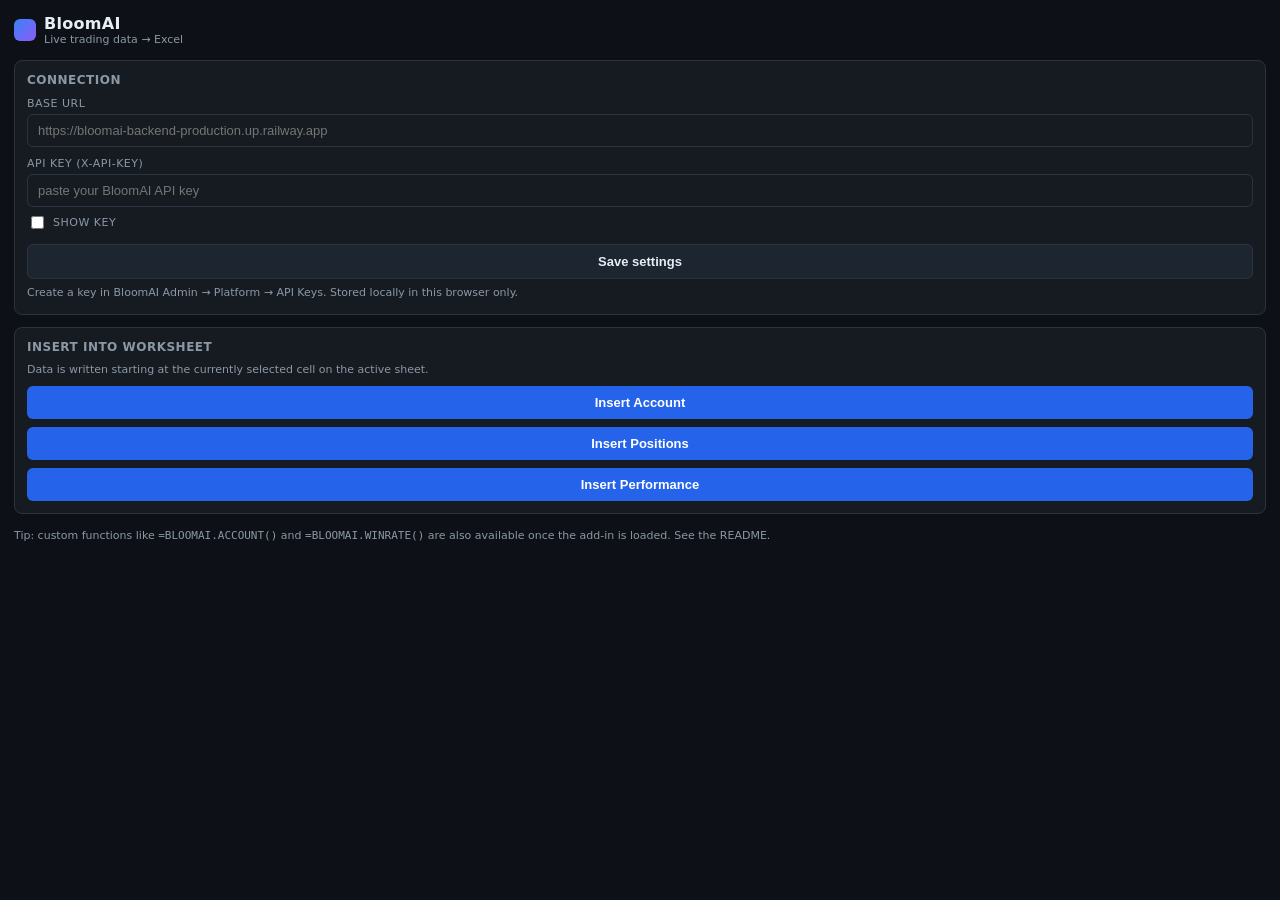
<file: excel-addin/taskpane.html>
<!DOCTYPE html>
<html lang="en">
<head>
  <meta charset="UTF-8" />
  <meta name="viewport" content="width=device-width, initial-scale=1.0" />
  <title>BloomAI for Excel</title>
  <script src="https://appsforoffice.microsoft.com/lib/1/hosted/office.js"></script>
  <style>
    :root {
      --bg: #0d1117;
      --panel: #161b22;
      --panel-2: #1c2530;
      --border: #2a3340;
      --text: #e6edf3;
      --muted: #8b98a5;
      --accent: #3b82f6;
      --accent-2: #2563eb;
      --green: #16c784;
      --red: #ea3943;
    }
    * { box-sizing: border-box; }
    html, body {
      margin: 0; padding: 0;
      background: var(--bg);
      color: var(--text);
      font-family: "Segoe UI", system-ui, -apple-system, sans-serif;
      font-size: 13px;
    }
    .wrap { padding: 14px; }
    .brand {
      display: flex; align-items: center; gap: 8px;
      margin-bottom: 14px;
    }
    .brand .dot {
      width: 22px; height: 22px; border-radius: 6px;
      background: linear-gradient(135deg, var(--accent), #8b5cf6);
    }
    .brand h1 { font-size: 16px; margin: 0; font-weight: 600; letter-spacing: .3px; }
    .brand small { color: var(--muted); display: block; font-size: 11px; font-weight: 400; }

    label { display: block; color: var(--muted); margin: 10px 0 4px; font-size: 11px; text-transform: uppercase; letter-spacing: .5px; }
    input[type="text"], input[type="password"] {
      width: 100%; padding: 8px 10px;
      background: var(--panel); color: var(--text);
      border: 1px solid var(--border); border-radius: 6px;
      font-size: 13px; outline: none;
    }
    input:focus { border-color: var(--accent); }

    .row { display: flex; gap: 8px; align-items: center; }
    .row input { flex: 1; }

    .card {
      background: var(--panel); border: 1px solid var(--border);
      border-radius: 8px; padding: 12px; margin-bottom: 12px;
    }
    .card h2 { font-size: 12px; margin: 0 0 8px; color: var(--muted); text-transform: uppercase; letter-spacing: .5px; }

    button {
      width: 100%; padding: 9px 12px; margin-top: 8px;
      background: var(--accent-2); color: #fff;
      border: none; border-radius: 6px; cursor: pointer;
      font-size: 13px; font-weight: 600;
      transition: background .15s ease;
    }
    button:hover { background: var(--accent); }
    button:disabled { opacity: .5; cursor: not-allowed; }
    button.ghost { background: var(--panel-2); color: var(--text); border: 1px solid var(--border); }
    button.ghost:hover { background: #243040; }

    .hint { color: var(--muted); font-size: 11px; margin-top: 6px; line-height: 1.5; }
    .toggle { display: flex; align-items: center; gap: 6px; margin-top: 6px; color: var(--muted); font-size: 11px; }

    #status {
      margin-top: 10px; padding: 9px 11px; border-radius: 6px;
      font-size: 12px; display: none; line-height: 1.4;
      word-break: break-word;
    }
    #status.ok  { display: block; background: rgba(22,199,132,.12); border: 1px solid rgba(22,199,132,.4); color: var(--green); }
    #status.err { display: block; background: rgba(234,57,67,.12);  border: 1px solid rgba(234,57,67,.4);  color: var(--red); }
    #status.info{ display: block; background: var(--panel-2); border: 1px solid var(--border); color: var(--muted); }

    a { color: var(--accent); text-decoration: none; }
  </style>
</head>
<body>
  <div class="wrap">
    <div class="brand">
      <div class="dot"></div>
      <div>
        <h1>BloomAI</h1>
        <small>Live trading data &rarr; Excel</small>
      </div>
    </div>

    <div class="card">
      <h2>Connection</h2>
      <label for="baseUrl">Base URL</label>
      <input type="text" id="baseUrl" placeholder="https://bloomai-backend-production.up.railway.app" />

      <label for="apiKey">API Key (X-API-Key)</label>
      <div class="row">
        <input type="password" id="apiKey" placeholder="paste your BloomAI API key" />
      </div>
      <label class="toggle"><input type="checkbox" id="showKey" /> Show key</label>
      <button class="ghost" id="saveBtn">Save settings</button>
      <div class="hint">Create a key in BloomAI Admin &rarr; Platform &rarr; API Keys. Stored locally in this browser only.</div>
    </div>

    <div class="card">
      <h2>Insert into worksheet</h2>
      <div class="hint">Data is written starting at the currently selected cell on the active sheet.</div>
      <button id="btnAccount">Insert Account</button>
      <button id="btnPositions">Insert Positions</button>
      <button id="btnPerformance">Insert Performance</button>
    </div>

    <div id="status"></div>

    <div class="hint" style="margin-top:14px;">
      Tip: custom functions like <code>=BLOOMAI.ACCOUNT()</code> and <code>=BLOOMAI.WINRATE()</code>
      are also available once the add-in is loaded. See the README.
    </div>
  </div>

  <script src="taskpane.js"></script>
</body>
</html>
</file>
<file: assets/index-DUj4P8rB.css>
*,:before,:after{--tw-border-spacing-x: 0;--tw-border-spacing-y: 0;--tw-translate-x: 0;--tw-translate-y: 0;--tw-rotate: 0;--tw-skew-x: 0;--tw-skew-y: 0;--tw-scale-x: 1;--tw-scale-y: 1;--tw-pan-x: ;--tw-pan-y: ;--tw-pinch-zoom: ;--tw-scroll-snap-strictness: proximity;--tw-gradient-from-position: ;--tw-gradient-via-position: ;--tw-gradient-to-position: ;--tw-ordinal: ;--tw-slashed-zero: ;--tw-numeric-figure: ;--tw-numeric-spacing: ;--tw-numeric-fraction: ;--tw-ring-inset: ;--tw-ring-offset-width: 0px;--tw-ring-offset-color: #fff;--tw-ring-color: rgb(59 130 246 / .5);--tw-ring-offset-shadow: 0 0 #0000;--tw-ring-shadow: 0 0 #0000;--tw-shadow: 0 0 #0000;--tw-shadow-colored: 0 0 #0000;--tw-blur: ;--tw-brightness: ;--tw-contrast: ;--tw-grayscale: ;--tw-hue-rotate: ;--tw-invert: ;--tw-saturate: ;--tw-sepia: ;--tw-drop-shadow: ;--tw-backdrop-blur: ;--tw-backdrop-brightness: ;--tw-backdrop-contrast: ;--tw-backdrop-grayscale: ;--tw-backdrop-hue-rotate: ;--tw-backdrop-invert: ;--tw-backdrop-opacity: ;--tw-backdrop-saturate: ;--tw-backdrop-sepia: ;--tw-contain-size: ;--tw-contain-layout: ;--tw-contain-paint: ;--tw-contain-style: }::backdrop{--tw-border-spacing-x: 0;--tw-border-spacing-y: 0;--tw-translate-x: 0;--tw-translate-y: 0;--tw-rotate: 0;--tw-skew-x: 0;--tw-skew-y: 0;--tw-scale-x: 1;--tw-scale-y: 1;--tw-pan-x: ;--tw-pan-y: ;--tw-pinch-zoom: ;--tw-scroll-snap-strictness: proximity;--tw-gradient-from-position: ;--tw-gradient-via-position: ;--tw-gradient-to-position: ;--tw-ordinal: ;--tw-slashed-zero: ;--tw-numeric-figure: ;--tw-numeric-spacing: ;--tw-numeric-fraction: ;--tw-ring-inset: ;--tw-ring-offset-width: 0px;--tw-ring-offset-color: #fff;--tw-ring-color: rgb(59 130 246 / .5);--tw-ring-offset-shadow: 0 0 #0000;--tw-ring-shadow: 0 0 #0000;--tw-shadow: 0 0 #0000;--tw-shadow-colored: 0 0 #0000;--tw-blur: ;--tw-brightness: ;--tw-contrast: ;--tw-grayscale: ;--tw-hue-rotate: ;--tw-invert: ;--tw-saturate: ;--tw-sepia: ;--tw-drop-shadow: ;--tw-backdrop-blur: ;--tw-backdrop-brightness: ;--tw-backdrop-contrast: ;--tw-backdrop-grayscale: ;--tw-backdrop-hue-rotate: ;--tw-backdrop-invert: ;--tw-backdrop-opacity: ;--tw-backdrop-saturate: ;--tw-backdrop-sepia: ;--tw-contain-size: ;--tw-contain-layout: ;--tw-contain-paint: ;--tw-contain-style: }*,:before,:after{box-sizing:border-box;border-width:0;border-style:solid;border-color:#e5e7eb}:before,:after{--tw-content: ""}html,:host{line-height:1.5;-webkit-text-size-adjust:100%;-moz-tab-size:4;-o-tab-size:4;tab-size:4;font-family:ui-sans-serif,system-ui,sans-serif,"Apple Color Emoji","Segoe UI Emoji",Segoe UI Symbol,"Noto Color Emoji";font-feature-settings:normal;font-variation-settings:normal;-webkit-tap-highlight-color:transparent}body{margin:0;line-height:inherit}hr{height:0;color:inherit;border-top-width:1px}abbr:where([title]){-webkit-text-decoration:underline dotted;text-decoration:underline dotted}h1,h2,h3,h4,h5,h6{font-size:inherit;font-weight:inherit}a{color:inherit;text-decoration:inherit}b,strong{font-weight:bolder}code,kbd,samp,pre{font-family:JetBrains Mono,Fira Code,monospace;font-feature-settings:normal;font-variation-settings:normal;font-size:1em}small{font-size:80%}sub,sup{font-size:75%;line-height:0;position:relative;vertical-align:baseline}sub{bottom:-.25em}sup{top:-.5em}table{text-indent:0;border-color:inherit;border-collapse:collapse}button,input,optgroup,select,textarea{font-family:inherit;font-feature-settings:inherit;font-variation-settings:inherit;font-size:100%;font-weight:inherit;line-height:inherit;letter-spacing:inherit;color:inherit;margin:0;padding:0}button,select{text-transform:none}button,input:where([type=button]),input:where([type=reset]),input:where([type=submit]){-webkit-appearance:button;background-color:transparent;background-image:none}:-moz-focusring{outline:auto}:-moz-ui-invalid{box-shadow:none}progress{vertical-align:baseline}::-webkit-inner-spin-button,::-webkit-outer-spin-button{height:auto}[type=search]{-webkit-appearance:textfield;outline-offset:-2px}::-webkit-search-decoration{-webkit-appearance:none}::-webkit-file-upload-button{-webkit-appearance:button;font:inherit}summary{display:list-item}blockquote,dl,dd,h1,h2,h3,h4,h5,h6,hr,figure,p,pre{margin:0}fieldset{margin:0;padding:0}legend{padding:0}ol,ul,menu{list-style:none;margin:0;padding:0}dialog{padding:0}textarea{resize:vertical}input::-moz-placeholder,textarea::-moz-placeholder{opacity:1;color:#9ca3af}input::placeholder,textarea::placeholder{opacity:1;color:#9ca3af}button,[role=button]{cursor:pointer}:disabled{cursor:default}img,svg,video,canvas,audio,iframe,embed,object{display:block;vertical-align:middle}img,video{max-width:100%;height:auto}[hidden]:where(:not([hidden=until-found])){display:none}.container{width:100%}@media (min-width: 640px){.container{max-width:640px}}@media (min-width: 768px){.container{max-width:768px}}@media (min-width: 1024px){.container{max-width:1024px}}@media (min-width: 1280px){.container{max-width:1280px}}@media (min-width: 1536px){.container{max-width:1536px}}.visible{visibility:visible}.collapse{visibility:collapse}.fixed{position:fixed}.absolute{position:absolute}.relative{position:relative}.sticky{position:sticky}.block{display:block}.inline-block{display:inline-block}.inline{display:inline}.flex{display:flex}.inline-flex{display:inline-flex}.table{display:table}.grid{display:grid}.hidden{display:none}.transform{transform:translate(var(--tw-translate-x),var(--tw-translate-y)) rotate(var(--tw-rotate)) skew(var(--tw-skew-x)) skewY(var(--tw-skew-y)) scaleX(var(--tw-scale-x)) scaleY(var(--tw-scale-y))}.resize{resize:both}.break-all{word-break:break-all}.rounded{border-radius:.25rem}.border{border-width:1px}.uppercase{text-transform:uppercase}.capitalize{text-transform:capitalize}.tabular-nums{--tw-numeric-spacing: tabular-nums;font-variant-numeric:var(--tw-ordinal) var(--tw-slashed-zero) var(--tw-numeric-figure) var(--tw-numeric-spacing) var(--tw-numeric-fraction)}.line-through{text-decoration-line:line-through}.outline{outline-style:solid}.blur{--tw-blur: blur(8px);filter:var(--tw-blur) var(--tw-brightness) var(--tw-contrast) var(--tw-grayscale) var(--tw-hue-rotate) var(--tw-invert) var(--tw-saturate) var(--tw-sepia) var(--tw-drop-shadow)}.filter{filter:var(--tw-blur) var(--tw-brightness) var(--tw-contrast) var(--tw-grayscale) var(--tw-hue-rotate) var(--tw-invert) var(--tw-saturate) var(--tw-sepia) var(--tw-drop-shadow)}.transition{transition-property:color,background-color,border-color,text-decoration-color,fill,stroke,opacity,box-shadow,transform,filter,backdrop-filter;transition-timing-function:cubic-bezier(.4,0,.2,1);transition-duration:.15s}.ease-in-out{transition-timing-function:cubic-bezier(.4,0,.2,1)}:root{--bg: #000008;--bg2: #03050f;--surface: rgba(255,255,255,.03);--border: rgba(255,255,255,.07);--inner-brd: rgba(255,255,255,.06);--muted-surface: rgba(255,255,255,.02);--card-bg: rgba(255,255,255,.025);--card-border: rgba(255,255,255,.07);--card-hover-bg: rgba(0,212,255,.03);--card-hover-border: rgba(0,212,255,.18);--nav-bg: rgba(0,0,8,.92);--ticker-bg: rgba(0,0,0,.45);--ticker-border: rgba(255,255,255,.05);--input-bg: rgba(255,255,255,.04);--input-border: rgba(255,255,255,.12);--tag-strip-bg: rgba(255,255,255,.08);--tag-strip-brd: rgba(255,255,255,.22);--ghost-num: rgba(255,255,255,.04);--cyan: #00d4ff;--purple: #7c3aed;--green: #00ff88;--gold: #ffd700;--red: #ff3d5a;--text: rgba(255,255,255,.88);--text2: rgba(255,255,255,.5);--text3: rgba(255,255,255,.25);--text4: rgba(255,255,255,.18);--heading: rgba(255,255,255,.95);--footer-brand: rgba(255,255,255,.35);--footer-link: rgba(255,255,255,.45);--footer-link-hover: rgba(255,255,255,.85);--section-tag-color: #00d4ff;--autofill-shadow: 0 0 0 1000px #030510 inset;--select-bg: #03050f}[data-theme=light]{--bg: #f2f5fb;--bg2: #e8ecf5;--surface: rgba(0,0,0,.035);--border: rgba(0,0,0,.09);--inner-brd: rgba(0,0,0,.07);--muted-surface: rgba(0,0,0,.025);--card-bg: rgba(255,255,255,.95);--card-border: rgba(0,0,0,.09);--card-hover-bg: rgba(0,170,210,.06);--card-hover-border: rgba(0,170,210,.28);--nav-bg: rgba(242,245,251,.97);--ticker-bg: rgba(255,255,255,.95);--ticker-border: rgba(0,0,0,.08);--input-bg: rgba(0,0,0,.04);--input-border: rgba(0,0,0,.14);--tag-strip-bg: rgba(0,0,0,.05);--tag-strip-brd: rgba(0,0,0,.16);--ghost-num: rgba(0,0,0,.06);--text: rgba(12,20,44,.88);--text2: rgba(12,20,44,.55);--text3: rgba(12,20,44,.38);--text4: rgba(12,20,44,.22);--heading: rgba(8,15,36,.95);--footer-brand: rgba(12,20,44,.42);--footer-link: rgba(12,20,44,.52);--footer-link-hover: rgba(8,15,36,.9);--section-tag-color: #007fa3;--autofill-shadow: 0 0 0 1000px #eff2f9 inset;--select-bg: #e8ecf5}*{box-sizing:border-box;margin:0;padding:0}html{scroll-behavior:smooth;scrollbar-width:thin;scrollbar-color:rgba(0,212,255,.15) transparent}body{font-family:Inter,-apple-system,BlinkMacSystemFont,sans-serif;background:var(--bg);color:var(--text);overflow-x:hidden;-webkit-font-smoothing:antialiased;-moz-osx-font-smoothing:grayscale;transition:background .3s,color .3s}::-webkit-scrollbar{width:6px;height:6px}::-webkit-scrollbar-track{background:transparent}::-webkit-scrollbar-thumb{background:#00d4ff2e;border-radius:3px}::-moz-selection{background:#00d4ff33;color:#fff}::selection{background:#00d4ff33;color:#fff}.gradient-text{background:linear-gradient(135deg,#00d4ff,#7c3aed,#0f8);-webkit-background-clip:text;-webkit-text-fill-color:transparent;background-clip:text}.gradient-text-cyan{background:linear-gradient(135deg,#00d4ff,#0f8);-webkit-background-clip:text;-webkit-text-fill-color:transparent;background-clip:text}.glass-card{background:var(--card-bg);border:1px solid var(--card-border);backdrop-filter:blur(20px);-webkit-backdrop-filter:blur(20px);border-radius:16px}.btn-primary{display:inline-flex;align-items:center;gap:8px;padding:14px 28px;background:linear-gradient(135deg,#00d4ff,#7c3aed);border:none;border-radius:10px;color:#fff;font-size:15px;font-weight:700;letter-spacing:-.1px;cursor:pointer;transition:all .2s;position:relative;overflow:hidden;white-space:nowrap;text-decoration:none}.btn-primary:before{content:"";position:absolute;top:-1px;right:-1px;bottom:-1px;left:-1px;background:linear-gradient(135deg,#00d4ff,#7c3aed);border-radius:11px;opacity:0;transition:opacity .2s;z-index:-1;filter:blur(12px)}.btn-primary:hover:before{opacity:.6}.btn-primary:hover{transform:translateY(-1px);box-shadow:0 8px 32px #00d4ff40}.btn-primary:active{transform:translateY(0)}.btn-secondary{display:inline-flex;align-items:center;gap:8px;padding:13px 27px;background:var(--input-bg);border:1px solid var(--input-border);border-radius:10px;color:var(--text);font-size:15px;font-weight:600;cursor:pointer;transition:all .2s;white-space:nowrap;text-decoration:none}.btn-secondary:hover{background:#00d4ff14;border-color:#00d4ff4d;color:#00d4ff;transform:translateY(-1px)}.badge{display:inline-flex;align-items:center;gap:6px;padding:5px 12px;border-radius:20px;font-size:11px;font-weight:700;letter-spacing:.5px;text-transform:uppercase}.badge-cyan{background:#00d4ff1a;border:1px solid rgba(0,212,255,.2);color:#00d4ff}.badge-green{background:#00ff881a;border:1px solid rgba(0,255,136,.2);color:#0f8}.badge-purple{background:#7c3aed1a;border:1px solid rgba(124,58,237,.25);color:#a78bfa}.badge-gold{background:#ffd7001a;border:1px solid rgba(255,215,0,.25);color:gold}.section{padding:96px 0}.section-sm{padding:64px 0}.container{max-width:1180px;margin:0 auto;padding:0 24px}.section-tag{font-size:11px;font-weight:700;letter-spacing:2px;text-transform:uppercase;color:var(--section-tag-color);margin-bottom:12px}.section-title{font-size:clamp(32px,4vw,52px);font-weight:900;letter-spacing:-1.5px;line-height:1.1;color:var(--heading)}.section-sub{font-size:17px;color:var(--text2);line-height:1.7;max-width:560px}.feature-card{background:var(--card-bg);border:1px solid var(--card-border);border-radius:16px;padding:28px;transition:all .25s;position:relative;overflow:hidden}.feature-card:before{content:"";position:absolute;top:0;left:0;right:0;height:1px;opacity:0;transition:opacity .25s}.feature-card:hover{border-color:var(--card-hover-border);background:var(--card-hover-bg);transform:translateY(-2px);box-shadow:0 16px 48px #0003,0 0 0 1px #00d4ff14}.feature-card:hover:before{opacity:1;background:linear-gradient(90deg,transparent,rgba(0,212,255,.5),transparent)}.feature-card h3{color:var(--heading)}.feature-card p{color:var(--text2)}.pricing-card{background:var(--card-bg);border:1px solid var(--card-border);border-radius:20px;padding:36px 32px;position:relative;overflow:hidden;transition:all .25s}.pricing-card.featured{background:#00d4ff0a;border-color:#00d4ff33;box-shadow:0 0 60px #00d4ff0f}.pricing-card:hover{transform:translateY(-3px)}[data-theme=light] .pricing-card.featured{background:#00d4ff0f}.ticker-wrap{overflow:hidden;background:var(--ticker-bg);border-top:1px solid var(--ticker-border);border-bottom:1px solid var(--ticker-border)}.ticker-inner{display:flex;animation:ticker 60s linear infinite;will-change:transform;white-space:nowrap}.ticker-wrap:hover .ticker-inner{animation-play-state:paused}@keyframes ticker{0%{transform:translate(0)}to{transform:translate(-50%)}}@keyframes float{0%,to{transform:translateY(0)}50%{transform:translateY(-12px)}}@keyframes pulse-ring{0%{transform:scale(1);opacity:.6}to{transform:scale(1.8);opacity:0}}@keyframes shimmer{0%{transform:translate(-100%)}to{transform:translate(100%)}}@keyframes gradient-shift{0%{background-position:0% 50%}50%{background-position:100% 50%}to{background-position:0% 50%}}@keyframes orb-pulse{0%,to{opacity:.4;transform:scale(1)}50%{opacity:.7;transform:scale(1.08)}}@keyframes scan-line{0%{top:0}to{top:100%}}@keyframes price-flash{0%,to{opacity:1}50%{opacity:.4}}.noise:after{content:"";position:absolute;top:0;right:0;bottom:0;left:0;background-image:url("data:image/svg+xml,%3Csvg viewBox='0 0 256 256' xmlns='http://www.w3.org/2000/svg'%3E%3Cfilter id='n'%3E%3CfeTurbulence type='fractalNoise' baseFrequency='0.9' numOctaves='4' stitchTiles='stitch'/%3E%3C/filter%3E%3Crect width='100%25' height='100%25' filter='url(%23n)' opacity='0.04'/%3E%3C/svg%3E");opacity:.03;pointer-events:none;z-index:0}.divider-glow{width:100%;height:1px;background:linear-gradient(90deg,transparent,rgba(0,212,255,.3),rgba(124,58,237,.3),transparent)}.stat-number{font-size:clamp(36px,5vw,58px);font-weight:800;letter-spacing:-2px;line-height:1;font-variant-numeric:tabular-nums}input,select,textarea{font-family:Inter,-apple-system,sans-serif;color-scheme:dark}[data-theme=light] input,[data-theme=light] select,[data-theme=light] textarea{color-scheme:light}input::-moz-placeholder,textarea::-moz-placeholder{color:var(--text3)}input::placeholder,textarea::placeholder{color:var(--text3)}input:focus,select:focus,textarea:focus{border-color:#00d4ff66!important;box-shadow:0 0 0 3px #00d4ff14!important;outline:none}input:-webkit-autofill,input:-webkit-autofill:hover,input:-webkit-autofill:focus{-webkit-text-fill-color:var(--text);-webkit-box-shadow:var(--autofill-shadow)!important;-webkit-transition:background-color 5000s ease-in-out 0s;transition:background-color 5000s ease-in-out 0s}select option{background:var(--select-bg);color:var(--text)}a.auth-link{color:#00d4ff;text-decoration:none;font-weight:600}a.auth-link:hover{text-decoration:underline}table{border-collapse:collapse;width:100%}th,td{vertical-align:middle}.table-wrap{overflow-x:auto;border-radius:14px}.theme-toggle{width:34px;height:34px;border-radius:8px;background:var(--input-bg);border:1px solid var(--input-border);display:flex;align-items:center;justify-content:center;cursor:pointer;transition:all .2s;color:var(--text2);flex-shrink:0}.theme-toggle:hover{background:#00d4ff1a;border-color:#00d4ff4d;color:#00d4ff}[data-theme=light] .hero-section{background:linear-gradient(180deg,#deeaff,#f2f5fb)!important}[data-theme=light] section{background:var(--bg)!important}[data-theme=light] section:nth-child(2n){background:var(--bg2)!important}[data-theme=light] .glass-card,[data-theme=light] .feature-card{background:#ffffffe6;box-shadow:0 2px 12px #0000000f,0 1px 3px #0000000a}[data-theme=light] .feature-card:hover{box-shadow:0 8px 32px #0000001a,0 0 0 1px #00aad233;transform:translateY(-2px)}[data-theme=light] .pricing-card{box-shadow:0 4px 24px #00000014}[data-theme=light] .btn-secondary{background:#ffffffe6;box-shadow:0 1px 4px #00000014}[data-theme=light] ::-moz-selection{background:#0096c833;color:#0a142c}[data-theme=light] ::selection{background:#0096c833;color:#0a142c}[data-theme=light] .divider-glow{background:linear-gradient(90deg,transparent,rgba(0,150,200,.2),rgba(80,30,200,.15),transparent)}@media (max-width: 768px){.container{padding:0 16px}.section{padding:64px 0}.section-title{font-size:clamp(26px,7vw,40px)}.section-sub{font-size:15px}.pricing-inner-grid{grid-template-columns:1fr!important}.pricing-inner-grid>div:first-child{border-right:none!important;border-bottom:1px solid rgba(255,255,255,.06)}.q1-timeline-grid{grid-template-columns:1fr!important}.q1-timeline-grid>div{text-align:left!important;align-items:flex-start!important;padding:12px 0!important;border-bottom:1px solid rgba(255,255,255,.05)}.q1-timeline-grid>div:last-child{border-bottom:none}.q1-timeline-connector{display:none!important}.footer-main-grid{grid-template-columns:1fr 1fr!important;gap:32px!important}.footer-main-grid>div:first-child{grid-column:1 / -1}.pricing-q1-banner{flex-direction:column!important;gap:12px!important}.pricing-q1-banner>div:last-child{text-align:left!important;padding-left:0!important}.hero-content{flex-direction:column!important;gap:32px!important;padding-top:16px!important;padding-bottom:16px!important}.hero-left{flex:1 1 auto!important;max-width:100%!important}.download-grid{grid-template-columns:1fr!important;gap:40px!important}.reviews-stats-grid{grid-template-columns:1fr!important;max-width:100%!important}.reviews-main-grid,.review-form-names{grid-template-columns:1fr!important}}@media (max-width: 480px){.footer-main-grid{grid-template-columns:1fr!important}}@media (min-width: 768px){.md\:flex{display:flex}.md\:hidden{display:none}}@media (min-width: 1024px){.lg\:block{display:block}.lg\:flex{display:flex}}
</file>
